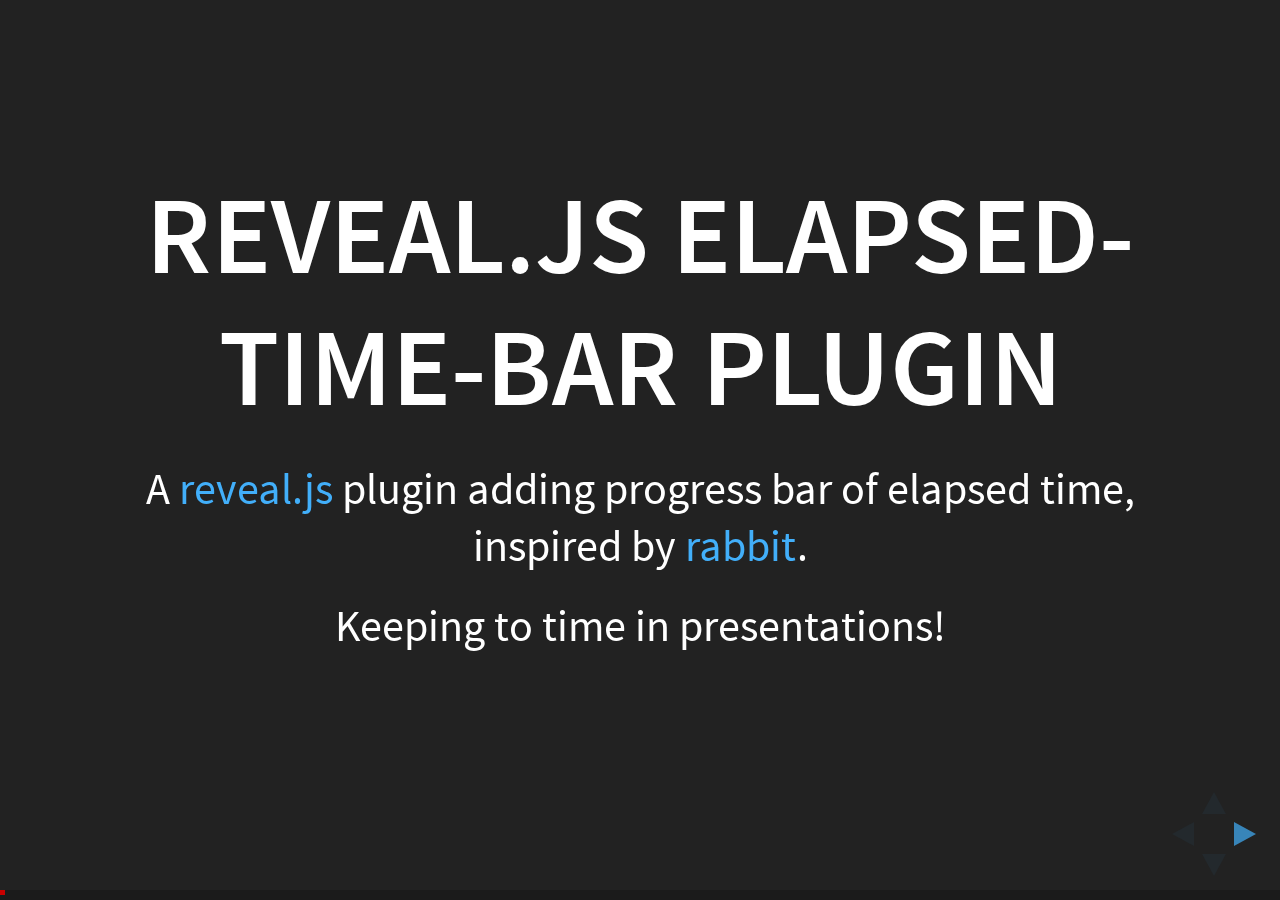
<file: plugin/elapsed-time-bar/docs/index.html>
<!doctype html>
<html>
	<head>
		<meta charset="utf-8">
		<meta name="viewport" content="width=device-width, initial-scale=1.0, maximum-scale=1.0, user-scalable=no">

		<title>reveal.js</title>

		<link rel="stylesheet" href="css/reveal.css">
		<link rel="stylesheet" href="css/theme/black.css">

		<!-- Theme used for syntax highlighting of code -->
		<link rel="stylesheet" href="lib/css/zenburn.css">

		<!-- Printing and PDF exports -->
		<script>
			var link = document.createElement( 'link' );
			link.rel = 'stylesheet';
			link.type = 'text/css';
			link.href = window.location.search.match( /print-pdf/gi ) ? 'css/print/pdf.css' : 'css/print/paper.css';
			document.getElementsByTagName( 'head' )[0].appendChild( link );
		</script>
	</head>
	<body>
		<div class="reveal">
			<div class="slides">
				<section data-markdown="example.md"
								 data-separator="^\n\n">
				</section>
			</div>
		</div>

		<script src="lib/js/head.min.js"></script>
		<script src="js/reveal.js"></script>

		<script>
			// More info https://github.com/hakimel/reveal.js#configuration
			Reveal.initialize({
				history: true,

				// - (required) your allotted time for presentation
				allottedTime: 3 * 60 * 1000, // 3 minutes

				// - (optional) height of page/time progress bar
				progressBarHeight: 5,

 				// - (optional) bar color
				// barColor: 'rgb(200,0,0)',

				// - (optional) bar color when timer is paused
				// pausedBarColor: 'rgba(200,0,0,.6)',

				// keyboard binding example
				keyboard: {
					// pause/resume time bar when Enter is pressed
					13: () => {
						if (ElapsedTimeBar.isPaused) {
							ElapsedTimeBar.resume();
						} else {
							ElapsedTimeBar.pause();
						}
					},
					// reset timer when 'r' is pressed
					82: () => {
						ElapsedTimeBar.reset();
					}
				},

				dependencies: [
					{ src: 'plugin/markdown/marked.js' },
					{ src: 'plugin/markdown/markdown.js' },
					{ src: 'plugin/notes/notes.js', async: true },
					{ src: 'plugin/highlight/highlight.js', async: true, callback: function() { hljs.initHighlightingOnLoad(); } },

					// Elapsed-Time-Bar plugin
					{ src: 'plugin/elapsed-time-bar/elapsed-time-bar.js'}
				]
			});
		</script>
	</body>
</html>
</file>
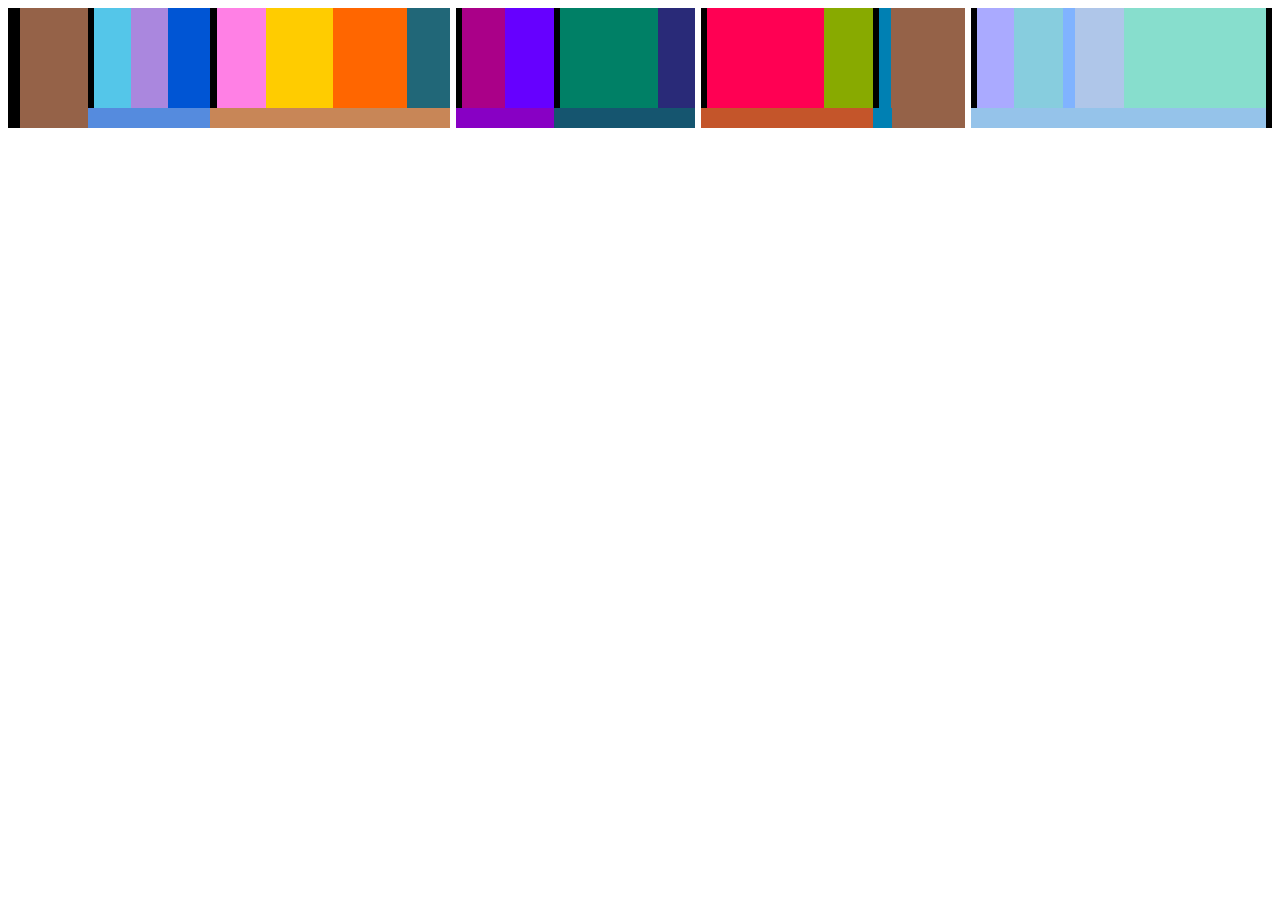
<file: graph.html>
<!DOCTYPE html>
<html lang="en">
<head>
  <meta charset="UTF-8">
  <meta name="viewport" content="width=device-width, initial-scale=1.0">
  <title>Thesis Graph</title>

  <style>
    a {
      height: 100px;
      display: block;
    }

    .bar {
      box-sizing: border-box;
      display: flex;
    }
    .chunk {
      height: 100px;
      display: inline-block;
      margin: 0;
      padding: 0;
    }
    .x-chunk {
      height: 20px;
      display: inline-block;
      margin: 0;
      padding: 0;
    }

    #title {
      width: 0.970873786%;
      background-color: black;
    }
    #preface {
      width: 5.339805825%;
      background-color: #956248;
    }
    #part1 {
      width: 0.485436893%;
      background-color: black;
    }
    #introduction {
      width: 2.912621359%;
      background-color: #54c6e9;
    }
    #inspirations {
      width: 2.912621359%;
      background-color: #aa87de;
    }
    #methodology {
      width: 3.398058252%;
      background-color: #0055d4;
    }
    #part2 {
      width: 0.485436893%;
      background-color: black;
    }
    #pataphysics {
      width: 3.883495146%;
      background-color: #ff80e5;
    }
    #creativity {
      width: 5.339805825%;
      background-color: #ffcc00;
    }
    #technology {
      width: 5.825242718%;
      background-color: #ff6600;
    }
    #evaluation {
      width: 3.398058252%;
      background-color: #216778;
    }
    #interlude1 {
      width: 0.485436893%;
      background-color: white;
    }
    #part3 {
      width: 0.485436893%;
      background-color: black;
    }
    #foundations {
      width: 3.398058252%;
      background-color: #aa0088;
    }
    #interpretation {
      width: 3.883495146%;
      background-color: #6600ff;
    }
    #part4 {
      width: 0.485436893%;
      background-color: black;
    }
    #implementation {
      width: 7.766990291%;
      background-color: #008066;
    }
    #application {
      width: 2.912621359%;
      background-color: #292a78;
    }
    #interlude2 {
      width: 0.485436893%;
      background-color: white;
    }
    #part5 {
      width: 0.485436893%;
      background-color: black;
    }
    #patanalysis {
      width: 9.223300971%;
      background-color: #ff0053;
    }
    #aspirations {
      width: 3.883495146%;
      background-color: #88aa00;
    }
    #part6 {
      width: 0.485436893%;
      background-color: black;
    }
    #outroduction {
      width: 0.970873786%;
      background-color: #0080b3;
    }
    #references {
      width: 5.825242718%;
      background-color: #956248;
    }
    #interlude3 {
      width: 0.485436893%;
      background-color: white;
    }
    #part7 {
      width: 0.485436893%;
      background-color: black;
    }
    #appendixA {
      width: 2.912621359%;
      background-color: #aaaaff;
    }
    #appendixB {
      width: 3.883495146%;
      background-color: #87cdde;
    }
    #appendixC {
      width: 0.970873786%;
      background-color: #80b3ff;
    }
    #appendixD {
      width: 3.883495146%;
      background-color: #afc6e9;
    }
    #appendixE {
      width: 11.16504854%;
      background-color: #87decd;
    }
    #kthxbye {
      width: 0.485436893%;
      background-color: black;
    }


    #x-title {
      width: 0.970874%;
      background-color: black;
    }
    #x-preface {
      width: 5.339806%;
      background-color: #956248;
    }
    #x-part1 {
      width: 9.708737864%;
      background-color: #558bde;
    }
    #x-part2 {
      width: 18.93203883%;
      background-color: #c88657;
    }
    #x-interlude1 {
      width: 0.485436893%;
      background-color: white;
    }
    #x-part3 {
      width: 7.766990291%;
      background-color: #8800c4;
    }
    #x-part4 {
      width: 11.16504854%;
      background-color: #15556f;
    }
    #x-interlude2 {
      width: 0.485436893%;
      background-color: white;
    }
    #x-part5 {
      width: 13.59223301%;
      background-color: #c4552a;
    }
    #x-part6 {
      width: 1.45631068%;
      background-color: #0080b3;
    }
    #x-references {
      width: 5.825242718%;
      background-color: #956248;
    }
    #x-interlude3 {
      width: 0.485436893%;
      background-color: white;
    }
    #x-part7 {
      width: 23.30097087%;
      background-color: #95c3ea;
    }
    #x-kthxbye {
      width: 0.485437%;
      background-color: black;
    }
 
  
  </style>
</head>
<body>
  



<div class="bar">
  <div id="title"          title="Title"          class="chunk">
    <a href="https://dr.physics.wtf"></a></div>
  <div id="preface"        title="Preface"        class="chunk">
    <a href="https://dr.physics.wtf/html/part0.html"></a></div>
  <div id="part1"          title="Part I"         class="chunk">
    <a href="https://dr.physics.wtf/html/part0.html"></a></div>
  <div id="introduction"   title="Introduction"   class="chunk">
    <a href="https://dr.physics.wtf/html/introduction.html"></a></div>
  <div id="inspirations"   title="Inspirations"   class="chunk">
    <a href="https://dr.physics.wtf/html/inspirations.html"></a></div>
  <div id="methodology"    title="Methodology"    class="chunk">
    <a href="https://dr.physics.wtf/html/methodology.html"></a></div>
  <div id="part2"          title="Part II"        class="chunk">
    <a href="https://dr.physics.wtf/html/part2.html"></a></div>
  <div id="pataphysics"    title="Pataphysics"    class="chunk">
    <a href="https://dr.physics.wtf/html/pataphysics.html"></a></div>
  <div id="creativity"     title="Creativity"     class="chunk">
    <a href="https://dr.physics.wtf/html/creativity.html"></a></div>
  <div id="technology"     title="Technology"     class="chunk">
    <a href="https://dr.physics.wtf/html/technology.html"></a></div>
  <div id="evaluation"     title="Evaluation"     class="chunk">
    <a href="https://dr.physics.wtf/html/evaluation.html"></a></div>
  <div id="interlude1"     title="Interlude 1"    class="chunk"></div>
  <div id="part3"          title="Part III"       class="chunk">
    <a href="https://dr.physics.wtf/html/part3.html"></a></div>
  <div id="foundations"    title="Foundations"    class="chunk">
    <a href="https://dr.physics.wtf/html/foundation.html"></a></div>
  <div id="interpretation" title="Interpretation" class="chunk">
    <a href="https://dr.physics.wtf/html/interpretation.html"></a></div>
  <div id="part4"          title="Part IV"        class="chunk">
    <a href="https://dr.physics.wtf/html/part4.html"></a></div>
  <div id="implementation" title="Implementation" class="chunk">
    <a href="https://dr.physics.wtf/html/implementation.html"></a></div>
  <div id="application"    title="Application"    class="chunk">
    <a href="https://dr.physics.wtf/html/applications.html"></a></div>
  <div id="interlude2"     title="Interlude 2"    class="chunk"></div>
  <div id="part5"          title="Part V"         class="chunk">
    <a href="https://dr.physics.wtf/html/part5.html"></a></div>
  <div id="patanalysis"    title="Patanalysis"    class="chunk">
    <a href="https://dr.physics.wtf/html/analysis.html"></a></div>
  <div id="aspirations"    title="Aspirations"    class="chunk">
    <a href="https://dr.physics.wtf/html/aspirations.html"></a></div>
  <div id="part6"          title="Part VI"        class="chunk">
    <a href="https://dr.physics.wtf/html/part6.html"></a></div>
  <div id="outroduction"   title="Outroduction"   class="chunk">
    <a href="https://dr.physics.wtf/html/observations.html"></a></div>
  <div id="references"     title="References"     class="chunk"></div>
  <div id="interlude3"     title="Interlude 3"    class="chunk"></div>
  <div id="part7"          title="Part VII"       class="chunk">
    <a href="https://dr.physics.wtf/html/part7.html"></a></div>
  <div id="appendixA"      title="Random"         class="chunk">
    <a href="https://dr.physics.wtf/html/random.html"></a></div>
  <div id="appendixB"      title="Code"           class="chunk">
    <a href="https://dr.physics.wtf/html/code.html"></a></div>
  <div id="appendixC"      title="WordNet"        class="chunk">
    <a href="https://dr.physics.wtf/html/wordnet.html"></a></div>
  <div id="appendixD"      title="Git History"    class="chunk">
    <a href="https://dr.physics.wtf/html/git.html"></a></div>
  <div id="appendixE"      title="Publications"   class="chunk">
    <a href="https://dr.physics.wtf/html/pubs.html"></a></div>
  <div id="kthxbye"        title="kthxbye"        class="chunk"></div>
</div>

<div class="bar">
  <div id="x-title"      title="Title"                    class="x-chunk"></div>
  <div id="x-preface"    title="Preface"                  class="x-chunk"></div>
  <div id="x-part1"      title="Hello World"              class="x-chunk"></div>
  <div id="x-part2"      title="Tools of the Trade"       class="x-chunk"></div>
  <div id="x-interlude1" title="Interlude 1"              class="x-chunk"></div>
  <div id="x-part3"      title="The Core: Techno-Logic"   class="x-chunk"></div>
  <div id="x-part4"     title="The Core: Techno-Practice" class="x-chunk"></div>
  <div id="x-interlude2" title="Interlude 2"              class="x-chunk"></div>
  <div id="x-part5"      title="Meta-Logicalysis"         class="x-chunk"></div>
  <div id="x-part6"      title="Happily Ever After"       class="x-chunk"></div>
  <div id="x-references" title="References"               class="x-chunk"></div>
  <div id="x-interlude3" title="Interlude 3"              class="x-chunk"></div>
  <div id="x-part7"      title="Appendices"               class="x-chunk"></div>
  <div id="x-kthxbye"    title="kthxbye"                  class="x-chunk"></div>
</div>

<div class="labels"></div>



</body>
</html>
</file>
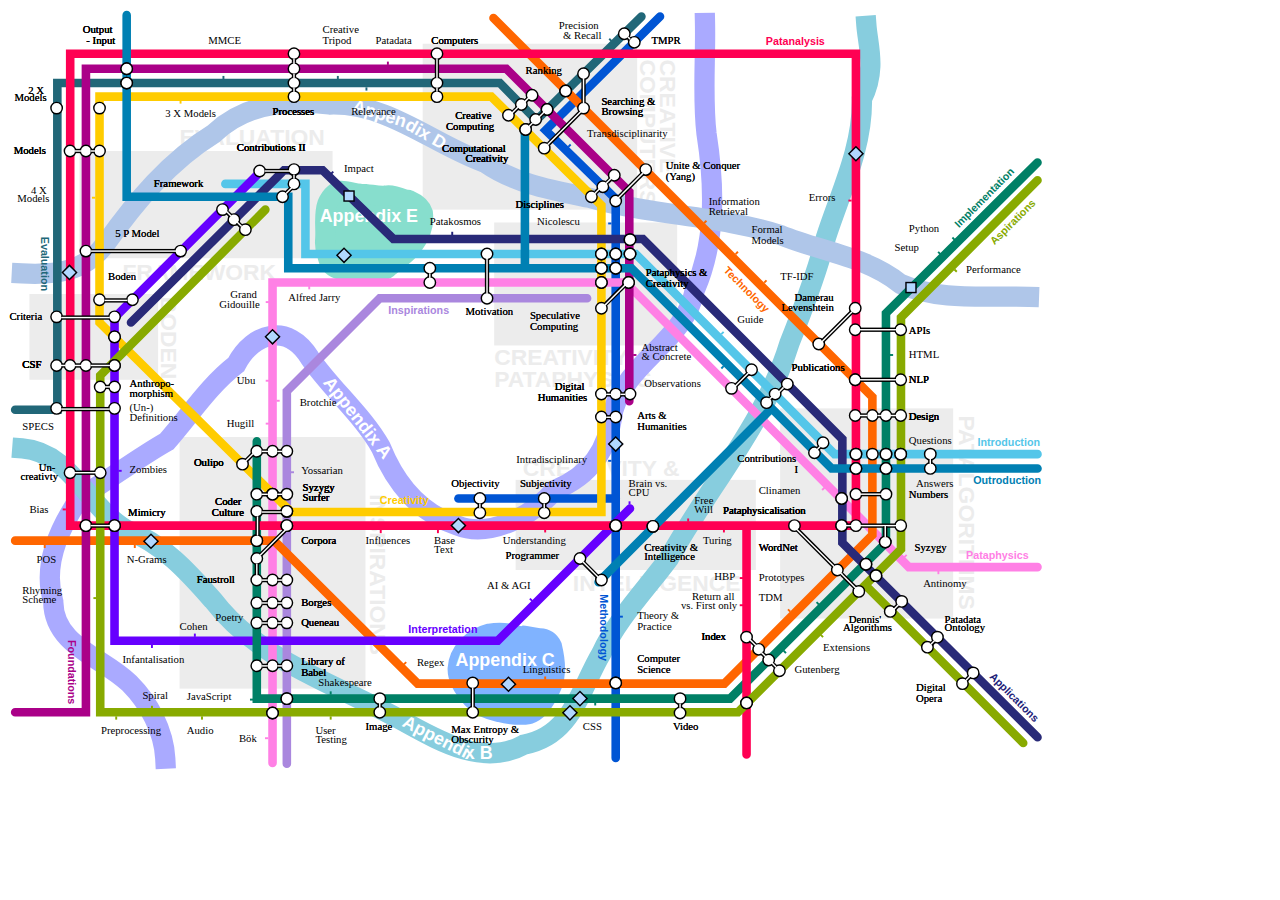
<file: map-index.html>
<!DOCTYPE html>
<html lang="en">
<head>
  <meta charset="UTF-8">
  <meta name="viewport" content="width=device-width, initial-scale=1.0">
  <title>PhD Map</title>

  <!-- SEO -->
  <meta name="description" content="An interactive map of Fania Raczinski's PhD thesis.">
  

  <!-- Open Graph -->
  <meta property="og:title" content="PhD Map"/>
  <meta property="og:type" content="website"/>
  <meta property="og:image" content="images/technology-zoomed.png"/>
  <meta property="og:image:alt" content="A cutout section of the PhD map."/>
  <meta property="og:url" content="http://pamatamap.com"/>
  <meta property="og:description" content="An interactive map of Fania Raczinski's PhD thesis."/>
    


  <!-- MAP/SPIRAL FAVICONS -->
  <link rel="apple-touch-icon" sizes="180x180" href="images/favicons/apple-touch-icon.png">
  <link rel="icon" type="image/png" sizes="32x32" href="images/favicons/favicon-32x32.png">
  <link rel="icon" type="image/png" sizes="16x16" href="images/favicons/favicon-16x16.png">
  <link rel="manifest" href="images/favicons/manifest.json">
  <link rel="mask-icon" href="images/favicons/safari-pinned-tab.svg" color="#54668c">
  <link rel="shortcut icon" href="images/favicons/favicon.ico">
  <meta name="msapplication-config" content="images/favicons/browserconfig.xml">
  <meta name="theme-color" content="#54668c">




  <link rel="stylesheet" href="map-styles.css">
  <base target="_parent">
</head>
<body>


<!-- width="900px" height="100%" -->
<!-- for full screen width use min-width="100%" min-height="100%" -->
<!-- width="1000px" height="100%" -->
<!-- Created by hand with Fania's sweat and tears -->
<svg id="map-svg" viewBox="0 0 730 535">


  <!-- DEFINITIONS -->
  <defs>
    <rect id="station-rect" width="1.3436906" height="2.2674301" />
    <circle id="exchange-circle" r="4" stroke="black" fill="white" />
    <rect id="port" class="appendix-port"
      width="7" height="7" x="0" y="0" />
  </defs> <!-- END DEFINITIONS -->


  <!-- PLAYGROUND -->
  <!-- END PLAYGROUND -->


  <!-- <g id="coordinates">
    <g id="coordinates-X">
      <line x1="0" x2="100" y1="-2.5" y2="-2.5" stroke="orange" stroke-width="5"/>
      <text fill="black" x="7.5" y="-10">0</text>
      <line x1="50" x2="50" y1="0" y2="700" stroke="#eeeeee" />
      <line x1="100" x2="200" y1="-2.5" y2="-2.5" stroke="black" stroke-width="5"/>
      <text fill="black" x="90" y="-10">100</text>
      <line x1="100" x2="100" y1="0" y2="700" stroke="#cccccc" />
      <line x1="200" x2="300" y1="-2.5" y2="-2.5" stroke="orange" stroke-width="5"/>
      <line x1="150" x2="150" y1="0" y2="700" stroke="#eeeeee" />
      <text fill="black" x="190" y="-10">200</text>
      <line x1="200" x2="200" y1="0" y2="700" stroke="#cccccc" />
      <line x1="300" x2="400" y1="-2.5" y2="-2.5" stroke="black" stroke-width="5"/>
      <line x1="250" x2="250" y1="0" y2="700" stroke="#eeeeee" />
      <text fill="black" x="290" y="-10">300</text>
      <text fill="black" x="305" y="295">300</text>
      <line x1="300" x2="300" y1="0" y2="700" stroke="#cccccc" />
      <line x1="400" x2="500" y1="-2.5" y2="-2.5" stroke="orange" stroke-width="5"/>
      <line x1="350" x2="350" y1="0" y2="700" stroke="#eeeeee" />
      <text fill="black" x="390" y="-10">400</text>
      <line x1="400" x2="400" y1="0" y2="700" stroke="#cccccc" />
      <line x1="500" x2="600" y1="-2.5" y2="-2.5" stroke="black" stroke-width="5"/>
      <line x1="450" x2="450" y1="0" y2="700" stroke="#eeeeee" />
      <text fill="black" x="490" y="-10">500</text>
      <line x1="500" x2="500" y1="0" y2="700" stroke="#cccccc" />
      <line x1="600" x2="700" y1="-2.5" y2="-2.5" stroke="orange" stroke-width="5"/>
      <line x1="550" x2="550" y1="0" y2="700" stroke="#eeeeee" />
      <text fill="black" x="590" y="-10">600</text>
      <line x1="600" x2="600" y1="0" y2="700" stroke="#cccccc" />
      <line x1="700" x2="800" y1="-2.5" y2="-2.5" stroke="black" stroke-width="5"/>
      <line x1="650" x2="650" y1="0" y2="700" stroke="#eeeeee" />
      <text fill="black" x="690" y="-10">700</text>
      <line x1="700" x2="700" y1="0" y2="700" stroke="#cccccc" />
      <line x1="800" x2="900" y1="-2.5" y2="-2.5" stroke="orange" stroke-width="5"/>
      <line x1="750" x2="750" y1="0" y2="700" stroke="#eeeeee" />
      <text fill="black" x="790" y="-10">800</text>
      <line x1="850" x2="850" y1="0" y2="700" stroke="#eeeeee" />
      <line x1="800" x2="800" y1="0" y2="700" stroke="#cccccc" />
      <text fill="black" x="870" y="-10">900</text>
      <line x1="900" x2="900" y1="0" y2="700" stroke="#cccccc" />
    </g>
    <g id="coordinates-Y">
      <line x1="-2.5" x2="-2.5" y1="0" y2="100" stroke="black" stroke-width="5"/>
      <line x1="0" x2="900" y1="50" y2="50" stroke="#eeeeee" />
      <text fill="black" y="100" x="-35">100</text>
      <line x1="0" x2="900" y1="100" y2="100" stroke="#cccccc" />
      <line x1="-2.5" x2="-2.5" y1="100" y2="200" stroke="orange" stroke-width="5"/>
      <line x1="0" x2="900" y1="150" y2="150" stroke="#eeeeee" />
      <text fill="black" y="200" x="-35">200</text>
      <line x1="0" x2="900" y1="200" y2="200" stroke="#cccccc" />
      <line x1="-2.5" x2="-2.5" y1="200" y2="300" stroke="black" stroke-width="5"/>
      <line x1="0" x2="900" y1="250" y2="250" stroke="#eeeeee" />
      <text fill="black" y="300" x="-35">300</text>
      <line x1="0" x2="900" y1="300" y2="300" stroke="#cccccc" />
      <line x1="-2.5" x2="-2.5" y1="300" y2="400" stroke="orange" stroke-width="5"/>
      <line x1="0" x2="900" y1="350" y2="350" stroke="#eeeeee" />
      <text fill="black" y="400" x="-35">400</text>
      <line x1="0" x2="900" y1="400" y2="400" stroke="#cccccc" />
      <line x1="-2.5" x2="-2.5" y1="400" y2="500" stroke="black" stroke-width="5"/>
      <line x1="0" x2="900" y1="450" y2="450" stroke="#eeeeee" />
      <text fill="black" y="500" x="-35">500</text>
      <line x1="0" x2="900" y1="500" y2="500" stroke="#cccccc" />
      <line x1="-2.5" x2="-2.5" y1="500" y2="600" stroke="orange" stroke-width="5"/>
      <line x1="0" x2="900" y1="550" y2="550" stroke="#eeeeee" />
      <text fill="black" y="600" x="-35">600</text>
      <line x1="0" x2="900" y1="600" y2="600" stroke="#cccccc" />
      <line x1="-2.5" x2="-2.5" y1="600" y2="700" stroke="black" stroke-width="5"/>
      <line x1="0" x2="900" y1="650" y2="650" stroke="#eeeeee" />
      <text fill="black" y="690" x="-35">700</text>
      <line x1="0" x2="900" y1="700" y2="700" stroke="#cccccc" />
    </g>
  </g> -->


  <!-- TOPIC CLUSTERS -->
  <g id="clusters">

    <!-- INSPIRATIONS -->
    <rect id="inspirations-cluster" class="cluster-rect"
      width="130" height="176" x="120" y="300" />
    <text id="inspirations-cluster-label" class="cluster-text"
      x="253" y="340" transform="rotate(90,253,340)">
      INSPIRATIONS
    </text>

    <!-- CREATIVITY AND PATAPHYSICS -->
    <rect id="creativity-pataphysics-cluster" class="cluster-rect"
      width="128" height="86" x="340" y="150" />
    <text id="creativity-pataphysics-cluster-label" class="cluster-text">
      <tspan id="creativity-pataphysics-cluster-label1"
        x="340" y="250">CREATIVITY &amp;</tspan>
      <tspan id="creativity-pataphysics-cluster-label2"
        x="340" y="265">PATAPHYSICS</tspan>
    </text>

    <!-- BODEN -->
    <rect id="boden-cluster" class="cluster-rect"
      width="90" height="60" x="15" y="200" />
    <text id="boden-cluster-label" class="cluster-text"
      x="107" y="202" transform="rotate(90,107,202)">
      BODEN
    </text>

    <!-- CREATIVE COMPUTERS -->
    <rect id="creative-computers-cluster" class="cluster-rect"
      width="150" height="116" x="290" y="25" />
    <text id="creative-computers-cluster-label" class="cluster-text"
      x="450" y="36" transform="rotate(90,450,36)">
      <tspan id="creative-computers-cluster-label1"
        x="450" y="30">CREATIVE</tspan>
      <tspan id="creative-computers-cluster-label2"
        x="450" y="44">COMPUTERS</tspan>
    </text>

    <!-- PATALGORITHMS -->
    <rect id="patalgorithms-cluster" class="cluster-rect"
      width="121" height="147" x="540" y="280" />
    <text id="patalgorithms-cluster-label" class="cluster-text"
      x="665" y="285" transform="rotate(90,665,285)">
      PATALGORITHMS
    </text>

    <!-- CREATIVITY AND INTELLIGENCE -->
    <rect id="creativity-intelligence-cluster" class="cluster-rect"
      width="168" height="63" x="355" y="330" />
    <text id="creativity-intelligence-cluster-label" class="cluster-text">
      <tspan id="creativity-intelligence-cluster-label1"
        x="360" y="327">CREATIVITY &amp;</tspan>
      <tspan id="creativity-intelligence-cluster-label2"
        x="395" y="408">INTELLIGENCE</tspan>
    </text>

    <!-- EVALUATION FRAMEWORK -->
    <rect id="evaluation-framework-cluster" class="cluster-rect"
      width="177" height="75" x="50" y="100" />
    <text id="evaluation-framework-cluster-label1" class="cluster-text">
      <tspan id="creative-computers-cluster-label1"
        x="120" y="96">EVALUATION</tspan>
      <tspan id="creative-computers-cluster-label2"
        x="80" y="190">FRAMEWORK</tspan>
    </text>
  </g> <!-- END OF TOPIC CLUSTERS -->
    
  <!-- APPENDICES -->
  <g id="appendices">

    <!-- APPENDIX A -->
    <a href= "https://dr.physics.wtf/html/random.html" xlink:title="Appendix A: Random" class="highlight-river">
      <path id="appendix-A" class="appendix-river"
        stroke=#aaaaff
        d="m 110,525 c -1.02014,-19.80583 -11.45647,-39.06523 -25.15246,-52.79452 -18.5856,-18.2106 -52.84837,-26.24717 -53.19111,-56.95774 -7.82732,-26.11287 4.24334,-52.06321 19.05405,-73.20837 20.49853,-12.48643 39.47647,-27.01791 60.35972,-38.90392 16.02755,-18.15623 29.12483,-38.82766 48.48451,-53.8048 12.18293,-23.05564 36.59452,-29.07263 51.48148,-4.67662 14.03615,20.705 37.54251,40.65164 49.68703,62.54911 10.10155,25.03149 27.35856,46.28247 53.30316,54.6308 23.02232,9.32293 53.34728,-7.27898 68.26697,-24.64528 24.71755,-10.00872 37.14482,-27.60801 40.98446,-55.67786 9.72626,-34.04588 50.36242,-48.69105 57.07473,-84.37136 14.99915,-34.35371 13.85826,-72.70135 8.18722,-108.98737 -3.08732,-25.79249 -0.53702,-51.79819 -1.09461,-77.68012" />
      <text id="appendix-A-text" class="appendix-text">
        <textPath id="appendix-A-text-textpath" href="#appendix-A-text-path">Appendix A</textPath>
        <path id="appendix-A-text-path"
          fill=none
          d="M 220,262 L 275,332" />
      </text>
    </a>
    <!-- END APPENDIX A -->
    
    <!-- APPENDIX B -->
    <a href= "https://dr.physics.wtf/html/code.html" xlink:title="Appendix B: Code" class="highlight-river">
      <path id="appendix-B" class="appendix-river"
        stroke="#87cdde"
        d="m 10,308 c 33.88296,2.61942 46.05101,41.45098 72.79046,56.93994 25.12206,9.39352 43.12698,29.20106 60.55814,49.232 32.61612,42.79124 85.8983,58.43067 131.10584,83.53077 25.50164,13.84612 57.09378,33.57217 86.09159,17.55064 33.81877,-6.0085 39.46959,-38.55546 54.24265,-63.5173 11.79261,-25.29598 31.18921,-44.87333 47.54976,-66.99033 27.78922,-50.2725 67.29843,-94.60173 84.23938,-150.48645 9.71871,-24.31821 19.15871,-48.62709 25.52228,-74.09792 10.21403,-31.54067 25.72151,-62.72725 25.08711,-96.53532 10.35465,-20.6526 4.18841,-37.58585 3.15641,-51.21398" />
      <text id="appendix-B-text" class="appendix-text">
        <textPath id="appendix-B-text-textpath" href="#appendix-B-text-path">Appendix B</textPath>
        <path id="appendix-B-text-path"
          fill="none"
          d="M 275,502 320,525 350,525" />
      </text>
    </a>
    <!-- END APPENDIX B -->
    
    <!-- APPENDIX C -->
    <a href= "https://dr.physics.wtf/html/wordnet.html" xlink:title="Appendix C: WordNet" class="highlight-lake">
      <path id="appendix-C" class="appendix-lake"
        stroke=#80b3ff fill=#80b3ff
        d="m 360,440 c -7.29368,-2.7059 -15.46571,-3.67315 -23.26026,-2.45927 -12.13682,3.0342 -21.58423,13.21199 -22.22178,24.3819 -0.33344,8.01387 4.92599,15.1514 10.38963,21.16043 4.69624,4.97275 11.53558,7.85297 18.58635,9.22842 6.7603,1.54598 13.9825,2.70184 20.90837,1.42471 6.43474,-1.94707 9.46691,-7.85116 12.54952,-12.71872 2.62592,-5.16539 5.32606,-10.50451 5.41107,-16.26799 0.54946,-6.14866 -0.58174,-12.34675 -1.98405,-18.34737 -1.42314,-3.16294 -4.71077,-6.00994 -8.85925,-5.5502 -3.57718,-0.34188 -7.00054,-1.28016 -10.55794,-1.74385 -0.46657,0.1817 -0.42992,0.75064 -0.96166,0.89194 z" />
      <text id="appendix-C-text" class="appendix-text"
        x="313" y="460">Appendix C</text>
    </a>

    <!-- APPENDIX D -->
    <a href= "https://dr.physics.wtf/html/git.html" xlink:title="Appendix D: GIT" class="highlight-river">
      <path id="appendix-D" class="appendix-river"
        stroke=#afc6e9
        d="m 714,202 c -29.86064,-1.09361 -61.84949,3.31403 -89.89228,-9.07255 -24.06742,-19.27429 -55.86409,-22.65659 -83.71469,-34.12154 -43.40932,-13.80636 -89.56526,-13.60739 -133.29703,-25.9929 -25.21999,-5.18386 -51.7406,-9.48196 -73.34268,-24.50466 -36.60042,-12.97079 -68.04305,-42.26213 -108.81845,-40.80507 -28.24963,-3.6436 -59.21664,-0.47844 -80.73313,20.1027 -31.39019,19.27281 -55.00775,47.82123 -76.14377,77.44771 -14.96936,19.99373 -35.06303,21.80076 -58.37706,20.59004" />
      <text id="appendix-D-text" class="appendix-text">
        <textPath id="appendix-D-text-textpath" href="#appendix-D-text-path">Appendix D</textPath>
        <path id="appendix-D-text-path"
          fill=none
          d="M 240,72 275,83 310,103" />
      </text>
    </a>

    <!-- APPENDIX E -->
    <a href= "https://dr.physics.wtf/html/pubs.html" xlink:title="Appendix E: Publications" class="highlight-lake">
      <path id="appendix-E" class="appendix-lake"
        stroke=#87decd fill=#87decd
        d="m 288,140 c -2.21843,-3.42272 -18.34438,-10.03577 -23.51706,-8.77014 -5.87207,0.67686 -11.65611,-1.31875 -17.54304,-1.31704 -4.68662,-0.2388 -9.14327,-1.94461 -13.81522,-2.05789 -5.1172,0.71659 -7.97979,5.22272 -9.72399,9.03693 -2.82758,7.9927 -0.8811,16.44099 -1.51808,24.63726 -0.28523,3.24661 -0.16839,6.5956 1.23328,9.64082 0.55465,4.47056 2.49288,9.55861 7.74932,11.32706 6.75453,2.92512 14.49726,-0.30351 21.44322,1.83914 5.17494,0.34804 10.84045,0.41249 14.27592,-3.58102 4.96401,-4.16543 10.82264,-7.54542 14.81239,-12.53257 2.72838,-3.42261 5.29516,-7.06486 6.93586,-10.99199 1.70629,-4.47995 2.33141,-9.28212 1.74502,-13.98741 -1.17746,-4.0825 -5.3221,-7.01388 -9.45885,-8.7925 -2.80007,-1.06119 4.75261,2.05204 7.38123,5.54935 z" />
      <text id="appendix-E-text" class="appendix-text"
        x="218" y="150">Appendix E</text>
    </a>
  </g> <!-- END OF APPENDICES -->

  <!-- CHAPTER LINES -->
  <g id="lines">

    <!-- INTRODUCTION LINE -->
    <g id="introduction-line-group" class="highlight-group">
      <a href= "https://dr.physics.wtf/html/introduction.html" xlink:title="Chapter 1: Introduction">
        <polyline id="introduction-line" class="line" 
          stroke="#54c6e9"
          points="152 123, 208 123, 208 172, 439 172, 578 312, 720 312" />
        <text id="introduction-line-name" class="line-name"
          fill=#54c6e9
          x=678 y=306>
          Introduction
        </text>
      </a>
      
    </g>

    <!-- INSPIRATIONS LINE -->
    <g id="inspirations-line-group" class="highlight-group">
      <a href= "https://dr.physics.wtf/html/inspirations.html" xlink:title="Chapter 2: Inspirations">
        <polyline id="inspirations-line" class="line" 
          stroke="#aa87de"
          points="195 528.5, 195 268, 260 203, 405 203" />
        <text id="inspirations-line-name" class="line-name"
          fill=#aa87de
          x=266 y=214>
          Inspirations
        </text>
      </a>
    </g>

    <!-- METHODOLOGY LINE -->
    <g id="methodology-line-group" class="highlight-group">
      <a href= "https://dr.physics.wtf/html/methodology.html" xlink:title="Chapter 3: Methodology">
        <polyline id="methodology-line-main" class="line" 
          stroke="#0055d4"
          points="456 6, 376 85.5, 425 133.5, 425 524.5" />
        <polyline id="methodology-line-branch" class="line" 
          stroke="#0055d4"
          points="315 343, 425 343" />
        <text id="methodology-line-name" class="line-name"
          fill=#0055d4
          x=414 y=410 
          transform="rotate(90 414 410)">
          Methodology
        </text>
      </a>
    </g>

    <!-- PATAPHYSICS LINE -->
    <g id="pataphysics-line-group" class="highlight-group">
      <a href= "https://dr.physics.wtf/html/pataphysics.html" xlink:title="Chapter 4: Pataphysics">
        <polyline id="pataphysics-line" class="line" 
          stroke="#ff80e5"
          points="185 528, 185 192, 432 192, 630 391, 720 391" />
        <text id="pataphysics-line-name" class="line-name"
          fill=#ff80e5
          x=670 y=385>
          Pataphysics
        </text>
      </a>
    </g>

    <!-- CREATIVITY LINE -->
    <g id="creativity-line-group" class="highlight-group">
      <a href= "https://dr.physics.wtf/html/creativity.html" xlink:title="Chapter 5: Creativity">
        <polyline id="creativity-line"
          stroke="#ffcc00" fill="none" 
          stroke-width="6" stroke-linecap="square"
          points="64 62, 338 62, 415 138, 415 352.5, 198 352.5, 64 220, 64 62" /> 
        <text id="creativity-line-name" class="line-name"
          fill=#ffcc00
          x=260 y=347>
          Creativity
        </text>
      </a>
    </g>

    <!-- TECHNOLOGY LINE -->
    <g id="technology-line-group" class="highlight-group">
      <a href= "https://dr.physics.wtf/html/technology.html" xlink:title="Chapter 6: Technology">
        <polyline id="technology-line" class="line" 
          stroke="#ff6600"
          points="5 372.5, 186 372.5, 286.5 472.5, 501 472.5, 604.5 368.5, 604.5 272, 339.5 7" />
        <text id="technology-line-name" class="line-name"
          fill=#ff6600
          x=500 y=184
          transform="rotate(45 500 184)">
          Technology
        </text>
      </a>
    </g>

    <!-- EVALUATION LINE -->
    <g id="evaluation-line-group" class="highlight-group">
      <a href= "https://dr.physics.wtf/html/evaluation.html" xlink:title="Chapter 7: Evaluation">
        <polyline id="evaluation-line" class="line" 
          stroke="#216778"
          points="5 281, 34.5 281, 34.5 52.5, 344 52.5, 369.5 78.5, 443 6" />
        <text id="evaluation-line-name" class="line-name"
          fill=#216778
          x=23 y=160
          transform="rotate(90 23 160)">
          Evaluation
        </text>
      </a>
    </g>

    <!-- FOUNDATIONS LINE -->
    <g id="foundations-line-group" class="highlight-group">
      <a href= "https://dr.physics.wtf/html/foundation.html" xlink:title="Chapter 8: Foundations">
        <polyline id="foundations-line" class="line" 
          stroke="#aa0088"
          points="5 492.5, 54.5 492.5, 54.5 42.5, 348.5 42.5, 434.5 128.5, 434.5 275" />
        <text id="foundations-line-name" class="line-name"
          fill=#aa0088
          x=42 y=442
          transform="rotate(90 42 442)">
          Foundations
        </text>
      </a>
    </g>

    <!-- INTERPRETATION LINE -->
    <g id="interpretation-line-group" class="highlight-group">
      <a href= "https://dr.physics.wtf/html/interpretation.html" xlink:title="Chapter 9: Interpretation">
        <polyline id="interpretation-line" class="line" 
          stroke="#6600ff"
          points="176.5 114.5, 74.5 216.6, 74.5 442.5, 342.5 442.5, 435 350" />
        <text id="interpretation-line-name" class="line-name"
          fill=#6600ff
          x=280 y=437>
          Interpretation
        </text>
      </a>
    </g>

    <!-- IMPLEMENTATION LINE -->
    <g id="implementation-line-group" class="highlight-group">
      <a href= "https://dr.physics.wtf/html/implementation.html" xlink:title="Chapter 10: Implementation">
        <polyline id="implementation-line" class="line" 
          stroke="#008066"
          points="174 303, 174 483, 505 483, 614 374, 614 213.5, 720 108" />
        <text id="implementation-line-name" class="line-name"
          fill=#008066
          x=665 y=154
          transform="rotate(-45 665 154)">
          Implementation
        </text>
      </a>
    </g>

    <!-- APPLICATIONS LINE -->
    <g id="applications-line-group" class="highlight-group">
      <a href= "https://dr.physics.wtf/html/applications.html" xlink:title="Chapter 11: Applications">
        <polyline id="applications-line" class="line" 
          stroke="#292a78"
          points="86 220, 193 113.5, 220 113.5, 269.5 161.5, 444 161.5, 583.5 301.5, 583.5 374, 720 510" />
        <text id="applications-line-name" class="line-name"
          fill=#212178
          x=686 y=468
          transform="rotate(45 686 468)">
          Applications
        </text>
      </a>
    </g>

    <!-- PATANALYSIS LINE -->
    <g id="patanalysis-line-group" class="highlight-group">
      <a href= "https://dr.physics.wtf/html/analysis.html" xlink:title="Chapter 12: Patanalysis">
        <polyline id="patanalysis-line-main" class="line" 
          stroke="#ff0053"
          points="516.5 522, 516.5 362, 593 362, 593 32, 43.5 32, 43.5 362, 516 362" />
        <text id="patanalysis-line-name" class="line-name"
          fill=#ff0053 
          x=530 y=26>
          Patanalysis
        </text>
      </a>
    </g>

    <!-- ASPIRATIONS LINE -->
    <g id="aspirations-line-group" class="highlight-group">
      <a href= "https://dr.physics.wtf/html/aspirations.html" xlink:title="Chapter 13: Aspirations">
        <polyline id="aspirations-line-main" class="line" 
          stroke="#88aa00"
          points="180 141, 64.5 257, 64.5 492.5, 510.5 492.5, 624.5 378.5, 624.5 216.5, 720 120.5" />
        <line id="aspirations-line-branch" class="line" 
          stroke="#88aa00"
          x1="600" y1="404" x2="710" y2="514" />
        <text id="aspirations-line-name" class="line-name"
          fill=#88aa00
          x=690 y=166
          transform="rotate(-45 690 166)">
          Aspirations
        </text>
      </a>
    </g>

    <!-- OUTRODUCTION LINE -->
    <g id="outroduction-line-group" class="highlight-group">
      <a href= "https://dr.physics.wtf/html/observations.html" xlink:title="Chapter 14: Outroduction">
        <polyline id="outroduction-line-main" class="line" 
          stroke="#0080b3"
          points="83 5, 83 132, 196 132, 196 182, 436 182, 576 322, 720 322" />
        <polyline id="outroduction-line-branch-1" class="line" 
          stroke="#0080b3"
          points="361.5 85, 361.5 180" />
        <polyline id="outroduction-line-branch-2" class="line" 
          stroke="#0080b3"
          points="413 401.5, 532 282" />
        <text id="outroduction-line-name" class="line-name"
          fill=#0080b3
          x=675 y=333>
          Outroduction
        </text>
      </a>
    </g>
  </g> <!-- END CHAPTER LINES -->

  <!-- FOREGROUND LABELS -->
  <g id="labels">

    <!-- INTRODUCTION LABELS -->
    <g id="introduction-1-labels-group" class="station-label-group">
      <text id="station-questions" class="station-label"
        x="630" y="305">Questions</text>
      <use href="#exchange-circle" x="645" y="312" />
      <use href="#exchange-circle" x="624.3" y="312" />
      <use href="#exchange-circle" x="614" y="312" />
      <use href="#exchange-circle" x="604.5" y="312" />
      <use href="#exchange-circle" x="593" y="312" />
      <text id="station-contributions1" class="station-label"
        x="510" y="310">
        <tspan x="510" dy="1em">Contributions</tspan>
        <tspan x="550" dy="1em">I</tspan>
      </text>
      <use href="#exchange-circle" x="570" y="304" />
      <text id="station-publications" class="station-label"
        x="548" y="254">Publications</text>
      <use href="#exchange-circle" x="536.5" y="270" />
      <use href="#exchange-circle" x="520" y="253" />
      <text id="station-guide" class="station-label"
        x="510" y="220">Guide</text>
      <use id="station-guide-rect" href="#station-rect" 
        x="500" y="226" fill="#54c6e9" transform="rotate(45, 500 226)" />
      <use href="#exchange-circle" x="435" y="172" />
      <use href="#exchange-circle" x="425" y="172" />
      <use href="#exchange-circle" x="415" y="172" />
      <use href="#station-motivations" x="0" y="0" />
      <use href="#exchange-circle" x="335" y="172" />
      <use href="#port" x="235" y="168" transform="rotate(45,235,168)"/>
      <text id="station-contributions2" class="station-label"
        x="160" y="100">Contributions II</text>
      <use href="#exchange-circle" x="200" y="123" />
    </g> <!-- END INTRODUCTION LABELS -->

    <!-- INSPIRATIONS LABELS -->
    <g id="inspirations-2-labels-group" class="station-label-group">
      <text id="station-motivations" class="station-label"
        x="320" y="215">Motivation</text>
      <use href="#exchange-circle" x="335" y="203"/>
      <use href="#station-oulipo" x="0" y="0"/>
      <use href="#exchange-circle" x="195" y="310"/>
      <g id="station-yossarian-group">
        <text id="station-yossarian" class="station-label"
          x="205" y="326">Yossarian</text>
        <use href="#station-rect" x="200" y="324" fill="#aa87de"
          transform="rotate(90, 200 324)"/>
      </g>
      <text id="station-syzygy-surfer" class="station-label"
        x="206" y="330">
        <tspan x="206" dy="1em">Syzygy</tspan>
        <tspan x="206" dy="1em">Surfer</tspan>
      </text>
      <use href="#exchange-circle" x="195" y="340" />
      <use href="#exchange-circle" x="195" y="352" />
      <use href="#station-coder-culture" x="0" y="0" />
      <use href="#exchange-circle" x="195" y="362" />
      <use href="#station-corpora" x="0" y="0" />
      <text id="station-faustroll" class="station-label"
        x="132" y="402">Faustroll</text>
      <use href="#exchange-circle" x="195" y="400" />
      <text id="station-borges" class="station-label"
        x="205" y="418">Borges</text>
      <use href="#exchange-circle" x="195" y="416" />
      <text id="station-queneau" class="station-label"
        x="205" y="432">Queneau</text>
      <use href="#exchange-circle" x="195" y="430" />
      <text id="station-library-babel" class="station-label"
        x="205" y="452">
        <tspan x="205" dy="1em">Library of </tspan>
        <tspan x="205" dy="1em">Babel</tspan>
      </text>
      <use href="#exchange-circle" x="195" y="460" />
      <use href="#exchange-circle" x="195" y="483" />
    </g> <!-- END INSPIRATIONS LABELS -->

    <!-- METHODOLOGY LABELS -->
    <g id="methodology-3-labels-group" class="station-label-group">
      <use href="#station-tmpr" x="0" y="0"/>
      <use href="#exchange-circle" x="438" y="24"/>
      <g id="station-transdisciplinary-group">
        <text id="station-transdisciplinary" class="station-label"
          x="405" y="90">Transdisciplinarity</text>
        <use href="#station-rect" x="393" y="95" fill="#0055d4"
          transform="rotate(45, 393 95)"/>
      </g>
      <use href="#station-disciplines" x="0" y="0"/>
      <use href="#exchange-circle" x="416" y="125"/>
      <use href="#station-unite-conquer" x="0" y="0"/>
      <use href="#exchange-circle" x="425" y="135"/>
      <g id="station-nicolescu-group">
        <text id="station-nicolescu" class="station-label"
          x="370" y="152">Nicolescu</text>
        <use href="#station-rect" x="422" y="150" fill="#0055d4"
          transform="rotate(90,422,150)"/>
      </g>
      <use href="#exchange-circle" x="425" y="172" />
      <use href="#exchange-circle" x="425" y="182" />
      <use href="#station-digital-humanities" x="0" y="0"/>
      <use href="#exchange-circle" x="425" y="270"/>
      <text id="station-arts-humanities" class="station-label"
        x="440" y="280">
        <tspan x="440" dy="1em">Arts &amp;</tspan>
        <tspan x="440" dy="1em">Humanities</tspan>
      </text>
      <use href="#exchange-circle" x="425" y="286"/>
      <use href="#port" x="425" y="300" transform="rotate(45,425,300)"/>
      <g id="station-intradisciplinary-group">
        <text id="station-intradisciplinary" class="station-label"
          x="405" y="318" text-anchor="end">
          Intradisciplinary</text>
        <use href="#station-rect" x="422" y="316" fill="#0055d4"
          transform="rotate(90,422,316)"/>
      </g>
      <text id="station-subjectivity" class="station-label"
        x="358" y="335">Subjectivity</text>
      <use href="#exchange-circle" x="330" y="343"/>
      <text id="station-objectivity" class="station-label"
        x="310" y="335">Objectivity</text>
      <use href="#exchange-circle" x="375" y="343"/>
      <use href="#exchange-circle" x="425" y="362"/>

      <g id="station-theory-practice-group">
        <text id="station-theory-practice" class="station-label"
          x="440" y="420">
          <tspan x="440" dy="1em">Theory &amp;</tspan>
          <tspan x="440" dy="1em">Practice</tspan>
        </text>
        <use href="#station-rect" x="430" y="425" fill="#0055d4"
          transform="rotate(90,430,425)"/>
      </g>
      <use href="#station-computer-science" x="0" y="0"/>
      <use href="#exchange-circle" x="425" y="472"/>
    </g> <!-- END METHODOLOGY LABELS -->

    <!-- PATAPHYSICS LABELS -->
    <g id="pataphysics-4-labels-group" class="station-label-group">
      <g id="station-boek-group">
        <text id="station-boek" class="station-label"
          x="174" y="513" text-anchor="end">Bök</text>
        <use href="#station-rect" x="182" y="510" fill="#ff80e5"
          transform="rotate(90,182,510)"/>
      </g>
      <use href="#exchange-circle" x="185" y="493"/>
      <use href="#exchange-circle" x="185" y="460" />
      <use href="#station-library-babel" x="0" y="0" />
      <use href="#exchange-circle" x="185" y="430" />
      <use href="#station-queneau" x="0" y="0" />
      <use href="#exchange-circle" x="185" y="416" />
      <use href="#station-borges" x="0" y="0" />
      <use href="#exchange-circle" x="185" y="400" />
      <use href="#station-faustroll" x="0" y="0" />
      <use href="#exchange-circle" x="185" y="340" />
      <use href="#station-syzygy-surfer" x="0" y="0" />
      <text id="station-oulipo" class="station-label"
        x="130" y="320">Oulipo</text>
      <use href="#exchange-circle" x="185" y="310"/>
      <g id="station-hugill-group">
        <text id="station-hugill" class="station-label"
          x=153 y=293>Hugill</text>
        <use href="#station-rect" x="182.5" y="290" fill="#ff80e5"
          transform="rotate(90,182.5,290)"/>
      </g>
      <g id="station-brotchie-group">
        <text id="station-brotchie" class="station-label"
          x=204 y=278>Brotchie</text>
        <use href="#station-rect" x="190" y="274" fill="#ff80e5"
          transform="rotate(90,190,274)"/>
      </g>
      <g id="station-ubu-group">
        <text id="station-ubu" class="station-label"
          x=160 y=263>Ubu</text>
        <use href="#station-rect" x="182.5" y="260" fill="#ff80e5"
          transform="rotate(90,182.5,260)"/>
      </g>
      <use href="#port" x="185" y="225" transform="rotate(45,185,225)"/>
      <g id="station-grand-gidouille-group">
        <text id="station-grand-gidouille" class="station-label"
          x=176 y=195 text-anchor=end>
          <tspan x=176 dy="1em">Grand</tspan>
          <tspan x=176 dy="1em">Gidouille</tspan>
        </text>
        <use href="#station-rect" x="182.5" y="205" fill="#ff80e5"
          transform="rotate(90,182.5,205)"/>
      </g>
      <g id="station-alfred-jarry-group">
        <text id="station-alfred-jarry" class="station-label"
          x="196" y="205">Alfred Jarry</text>
        <use href="#station-rect" x="210" y="194.5" fill="#ff80e5"/>
      </g>
      <use href="#exchange-circle" x="295" y="192" />
      <use href="#exchange-circle" x="415" y="192" />
      <use href="#station-speculative-computing" x="0" y="0" />  
      <use href="#exchange-circle" x="434" y="192" />
      <use href="#station-pataphysics-creativity" x="0" y="0" />
      <use href="#exchange-circle" x="506" y="266" />
      <g id="station-clinamen-group">
        <text id="station-clinamen" class="station-label"
          x=525 y=340>Clinamen</text>
        <use href="#station-rect" x="570.5" y="335" fill="#ff80e5"
          transform="rotate(45,570.5,335)"/>
      </g>
      <use href="#exchange-circle" x="583" y="343" />
      <use href="#exchange-circle" x="613.5" y="373.5" />
      <use href="#station-pataphysicalisation" x="0" y="0" />
      <g id="station-syzygy-group">
        <text id="station-syzygy" class="station-label"
          x="634" y="380">Syzygy</text>
        <use href="#station-rect" x="628" y="382" fill="#ff80e5"
          transform="rotate(45,628,382)"/>
      </g>
      <g id="station-antinomy-group">
        <text id="station-antinomy" class="station-label"
          x="640" y="405">Antinomy</text>
        <use href="#station-rect" x="650" y="393.7" fill="#ff80e5"/>
      </g>
    </g> <!-- END PATAPHYSICS LABELS -->

    <!-- CREATIVITY LABELS -->
    <g id="creativity-5-labels-group" class="station-label-group">
      <use href="#exchange-circle" x="64" y="70" />
      <use href="#station-x2models" x="0" y="0" />
      <g id="station-x3models-group">
        <text id="station-x3models" class="station-label"
          x="110" y="76">3 X Models</text>
        <use href="#station-rect" x="120" y="64.6" fill="#ffcc00"/>
      </g>
      <use href="#exchange-circle" x="200" y="62" />
      <use href="#station-processes" x="0" y="0" />
      <use href="#exchange-circle" x="300" y="62" />
      <use href="#station-computers" x="0" y="0" />
      <use href="#exchange-circle" x="350" y="75" />
      <use href="#station-creative-computing" x="0" y="0" />
      <use href="#exchange-circle" x="362" y="85" />
      <use href="#station-computational-creativity" x="0" y="0" />
      <use href="#exchange-circle" x="375" y="98" />
      <use href="#station-searching-browsing" x="0" y="0" />
      <use href="#exchange-circle" x="408" y="132" />
      <use href="#station-disciplines" x="0" y="0" />
      <use href="#exchange-circle" x="415" y="172" />
      <use href="#exchange-circle" x="415" y="182" />
      <use href="#exchange-circle" x="415" y="192" />
      <use href="#exchange-circle" x="415" y="210" />
      <use href="#station-pataphysics-creativity" x="0" y="0" />
      <use href="#exchange-circle" x="415" y="270" />
      <text id="station-speculative-computing" class="station-label"
        x=365 y=210>
        <tspan x=365 dy="1em">Speculative</tspan>
        <tspan x=365 dy="1em">Computing</tspan>
      </text>
      <use href="#station-digital-humanities" x="0" y="0" />
      <use href="#exchange-circle" x="415" y="286" />
      <use href="#station-arts-humanities" x="0" y="0" />
      <use href="#exchange-circle" x="375" y="353" />
      <use href="#station-subjectivity" x="0" y="0" />
      <use href="#exchange-circle" x="330" y="353" />
      <use href="#station-objectivity" x="0" y="0" />
      <use href="#exchange-circle" x="195" y="352" />
      <use href="#station-coder-culture" x="0" y="0" />
      <use href="#exchange-circle" x="185" y="340" />
      <use href="#station-syzygy-surfer" x="0" y="0" />
      <use href="#exchange-circle" x="164" y="319" />
      <use href="#station-oulipo" x="0" y="0" />
      <use href="#exchange-circle" x="74.5" y="230" />
      <use href="#exchange-circle" x="64" y="204" />
      <use href="#station-boden" x="0" y="0" />
      <g id="station-x4models-group">
        <text id="station-x4models" class="station-label"
          x="29" y="130" text-anchor=end>
          <tspan x="29" y="130">4 X</tspan>
          <tspan x="29" y="136">Models</tspan>
        </text>
        <use href="#station-rect" x="61" y="132" fill="#ffcc00"
          transform="rotate(90,61,132)"/>
      </g>
      <use href="#exchange-circle" x="64" y="100" />
      <use href="#station-models" x="0" y="0" />
    </g> <!-- END CREATIVITY LABELS -->

    <!-- TECHNOLOGY LABELS -->
    <g id="technology-6-labels-group" class="station-label-group">
      <use href="#exchange-circle" x="390" y="58" />
      <use href="#station-ranking" x="0" y="0" />
      <use href="#exchange-circle" x="402.5" y="70" />
      <use href="#station-searching-browsing" x="0" y="0" />
      <use href="#exchange-circle" x="446" y="113" />
      <text id="station-unite-conquer" class="station-label"
        x="460" y="105">
        <tspan x="460" dy="1em">Unite &amp; Conquer</tspan>
        <tspan x="460" dy="1em">(Yang)</tspan>
      </text>
      <g id="station-information-retrieval-group">
        <text id="station-information-retrieval" class="station-label"
          x=490 y=130>
          <tspan x=490 dy="1em">Information</tspan>
          <tspan x=490 dy="1em">Retrieval</tspan>
        </text>
        <use id="station-information-retrieval-rect" href="#station-rect" 
          x="488" y="148.3" fill="#ff6600" transform="rotate(45,488,148.3)" />
      </g>
      <g id="station-formal-models-group">
        <text id="station-formal-models" class="station-label"
          x="520" y="150">
          <tspan x="520" dy="1em">Formal</tspan>
          <tspan x="520" dy="1em">Models</tspan>
        </text>
        <use id="station-formal-models-rect" href="#station-rect" 
          x="510" y="170" fill="#ff6600" transform="rotate(45,510,170)" />
      </g>
      <g id="station-tfidf-group">
        <text id="station-tfidf" class="station-label"
          x="540" y="190">TF-IDF</text>
        <use id="station-tfidf-rect" href="#station-rect" 
          x="530" y="190" fill="#ff6600" transform="rotate(45,530,190)" />
      </g>
      <use href="#exchange-circle" x="567" y="235" />
      <use href="#station-damerau-levenshtein" x="0" y="0" />
      <use href="#exchange-circle" x="592.5" y="260" />
      <use href="#station-nlp" x="0" y="0" />
      <use href="#exchange-circle" x="604.5" y="285" />
      <use href="#station-design" x="0" y="0" />
      <use href="#exchange-circle" x="580" y="393" />
      <use href="#station-wordnet" x="0" y="0" />
      <g id="station-tdm-group">
        <text id="station-tdm" class="station-label"
          x="525" y="415">TDM</text>
        <use id="station-tdm-rect" href="#station-rect" 
          x="545" y="421" fill="#ff6600" transform="rotate(-45,545,421)" />
      </g>
      <use href="#exchange-circle" x="525" y="448.5" />
      <use href="#station-index" x="0" y="0" />
      <use href="#exchange-circle" x="425" y="472" />
      <text id="station-computer-science" class="station-label"
        x="440" y="450">
        <tspan x="440" dy="1em">Computer</tspan>
        <tspan x="440" dy="1em">Science</tspan>
      </text>
      <g id="station-linguistics-group">
        <text id="station-linguistics" class="station-label"
          x=360 y=465>Linguistics</text>
        <use id="station-linguistics-rect" href="#station-rect" 
          x="375" y="467.5" fill="#ff6600" />
      </g>
      <use href="#port" x="350" y="468" transform="rotate(45,350,468)" />
      <use href="#exchange-circle" x="325" y="472" />
      <text id="station-maxent-obscurity" class="station-label">
        <tspan x=310 y=507>Max Entropy &amp;</tspan>
        <tspan x=310 y=514>Obscurity</tspan>
      </text>
      <g id="station-regex-group">
        <text id="station-regex" class="station-label"
          x="286" y="460">Regex</text>
        <use id="station-regex-rect" href="#station-rect" 
          x="278" y="457" fill="#ff6600" transform="rotate(45,278,457)"/>
      </g>
      <use href="#exchange-circle" x="174" y="372.5" />
      <text id="station-coder-culture" class="station-label"
        x="165" y="340" text-anchor="end">
        <tspan x="165" dy="1em">Coder</tspan>
        <tspan x="165" dy="1em">Culture</tspan>
      </text>
      <use href="#port" x="100" y="368" transform="rotate(45,100,368)" />
      <g id="station-ngrams-group">
        <text id="station-ngrams" class="station-label"
          x="83" y="388">N-Grams</text>
        <use id="station-ngrams-rect" href="#station-rect" 
          x="88" y="375.4" fill="#ff6600" />
      </g>
      <g id="station-pos-group">
        <text id="station-pos" class="station-label"
          x="20" y="388">POS</text>
        <use id="station-pos-rect" href="#station-rect" 
          x="25" y="375.4" fill="#ff6600" />
      </g>
    </g> <!-- END TECHNOLOGY LABELS -->

    <!-- EVALUATION LABELS -->
    <g id="evaluation-7-labels-group" class="station-label-group">
      <use href="#exchange-circle" x="34" y="280" />
      <text id="station-SPECS" class="station-label"
        x="10" y="295">SPECS</text>
      <use href="#exchange-circle" x="34" y="250" />
      <text id="station-CSF" class="station-label"
        x="10" y="252">CSF</text>
      <use href="#exchange-circle" x="34" y="216" />
      <text id="station-criteria" class="station-label"
        x="1" y="218">Criteria</text>
      <use href="#exchange-circle" x="34" y="70" />
      <text id="station-x2models" class="station-label"
        x="27" y="60" text-anchor=end>
        <tspan x="27" y="60">2 X</tspan>
        <tspan x="27" y="65">Models</tspan>
      </text>
      <use href="#exchange-circle" x="83" y="52.5" />
      <use href="#station-output-input" x="0" y="0" />
      <g id="station-MMCE-group">
        <text id="station-MMCE" class="station-label"
          x="140" y="25">MMCE</text>
        <use id="station-MMCE-rect" href="#station-rect" 
          x="150" y="47.5" fill="#216778" />
      </g>
      <use href="#exchange-circle" x="200" y="52.5" />
      <text id="station-processes" class="station-label"
        x="185" y="75">Processes</text>
      <g id="station-creative-tripod-group">
        <text id="station-creative-tripod" class="station-label"
          x="220" y="10">
          <tspan x="220" dy="1em">Creative</tspan>
          <tspan x="220" dy="1em">Tripod</tspan>
        </text>
        <use id="station-creative-tripod-rect" href="#station-rect" 
          x="230" y="47.5" fill="#216778" />
      </g>
      <g id="station-relevance-group">
        <text id="station-relevance" class="station-label"
          x="240" y="75">Relevance</text>
        <use id="station-relevance-rect" href="#station-rect" 
          x="250" y="55.5" fill="#216778" />
      </g>
      <use href="#exchange-circle" x="300" y="52.5" />
      <text id="station-computers" class="station-label"
        x="296" y="25">Computers</text>
      <use href="#exchange-circle" x="359" y="67.5" />
      <text id="station-creative-computing" class="station-label"
        x=340 y=70 text-anchor=end>
        <tspan x=340 dy="1em">Creative</tspan>
        <tspan x=340 dy="1em">Computing</tspan>
      </text>
      <use href="#exchange-circle" x="369" y="78" />
      <use href="#exchange-circle" x="377" y="71" />
      <text id="station-computational-creativity" class="station-label"
        x="350" y="93" text-anchor=end>
        <tspan x="350" dy="1em">Computational</tspan>
        <tspan x="350" dy="1em">Creativity</tspan>
      </text>
      <use href="#exchange-circle" x="390" y="58" />
      <text id="station-ranking" class="station-label"
        x=362 y=46>Ranking</text>
      <use href="#exchange-circle" x="402.5" y="46" />
      <text id="station-searching-browsing" class="station-label"
        x="415" y="60">
        <tspan x="415" dy="1em">Searching &amp;</tspan>
        <tspan x="415" dy="1em">Browsing</tspan>
      </text>
      <g id="station-precision-recall-group">
        <text id="station-precision-recall" class="station-label"
          x="415" y="15" text-anchor=end>
          <tspan x="415" y="15">Precision</tspan>
          <tspan x="415" y="22">&amp; Recall</tspan>
        </text>
        <use id="station-precision-recall-rect" href="#station-rect" 
          x="420" y="22" fill="#216778" transform="rotate(-45,420,22)" />
      </g>
      <use href="#exchange-circle" x="431" y="18" />
      <text id="station-tmpr" class="station-label"
        x="450" y="25">TMPR</text>
    </g> <!-- END EVALUATION LABELS -->

    <!-- FOUNDATIONS LABELS -->
    <g id="foundations-8-labels-group" class="station-label-group">
      <use href="#exchange-circle" x="54.5" y="362" />
      <use href="#station-mimicry" x="0" y="0" />
      <use href="#exchange-circle" x="54.5" y="250" />
      <use href="#station-CSF" x="0" y="0" />
      <use href="#exchange-circle" x="54.5" y="170" />
      <text id="station-p5model" class="station-label"
        x="75" y="160">5 P Model</text>
      <use href="#exchange-circle" x="54.5" y="100" />
      <use href="#station-models" x="0" y="0" />
      <use href="#exchange-circle" x="83" y="42.5" />
      <use href="#station-output-input" x="0" y="0" />
      <use href="#exchange-circle" x="200" y="42.5" />
      <use href="#station-processes" x="0" y="0" />
      <g id="station-patadata-group">
        <text id="station-patadata" class="station-label"
          x="257" y="25">Patadata</text>
        <use id="station-patadata-rect" href="#station-rect" 
          x="265" y="37.5" fill="#aa0088" />
      </g>
      <use href="#exchange-circle" x="366.5" y="61" />
      <use href="#station-creative-computing" x="0" y="0" />
      <use href="#exchange-circle" x="377" y="71" />
      <use href="#station-computational-creativity" x="0" y="0" />
      <use href="#exchange-circle" x="424" y="117" />
      <text id="station-disciplines" class="station-label"
        x="355" y="140">Disciplines</text>
      <use href="#exchange-circle" x="435" y="162" />
      <use href="#exchange-circle" x="435" y="172" />
      <use href="#exchange-circle" x="434" y="192" />
      <text id="station-pataphysics-creativity" class="station-label"
        x="446" y="180">
        <tspan x="446" dy="1em">Pataphysics &amp;</tspan>
        <tspan x="446" dy="1em">Creativity</tspan>
      </text> 
      <g id="station-abstract-concrete-group">
        <text id="station-abstract-concrete" class="station-label">
          <tspan x="443" y="240">Abstract</tspan>
          <tspan x="443" y="246">&amp; Concrete</tspan>
        </text>
        <use id="station-abstract-concrete-rect" href="#station-rect" 
          x="439.5" y="242" fill="#aa0088" transform="rotate(90,439.5,242)" />
      </g>
      <use href="#exchange-circle" x="435" y="270" />
      <text id="station-digital-humanities" class="station-label"
        x="405" y="260" text-anchor=end>
        <tspan x="405" dy="1em">Digital</tspan>
        <tspan x="405" dy="1em">Humanities</tspan>
      </text>
    </g> <!-- END FOUNDATIONS LABELS -->

    <!-- INTERPRETATION LABELS -->
    <g id="interpretation-9-labels-group" class="station-label-group">
      <g id="station-brain-cpu-group">
        <text id="station-brain-cpu" class="station-label">
          <tspan x="434" y="335">Brain vs.</tspan>
          <tspan x="434" y="341">CPU</tspan>
        </text>
        <use id="station-brain-cpu-rect" href="#station-rect" 
          x="434" y="345" fill="#6600ff" />
      </g>
      <use href="#exchange-circle" x="425" y="362" />
      <use href="#exchange-circle" x="400" y="385" />
      <text id="station-programmer" class="station-label"
        x="348" y="385">Programmer</text>
      <g id="station-ai-agi-group">
        <text id="station-ai-agi" class="station-label"
          x="335" y="406">AI &amp; AGI</text>
        <use id="station-ai-agi-rect" href="#station-rect" 
          x="364.5" y="413.5" fill="#6600ff" transform="rotate(-45,364.5,413.5)" />
      </g>
      <g id="station-cohen-group">
        <text id="station-cohen" class="station-label"
          x="120" y="435">Cohen</text>
        <use id="station-cohen-rect" href="#station-rect" 
          x="130" y="437.5" fill="#6600ff" />
      </g>
      <g id="station-infantalisation-group">
        <text id="station-infantalisation" class="station-label"
          x="80" y="458">Infantalisation </text>
        <use id="station-infantalisation-rect" href="#station-rect" 
          x="100" y="445.3" fill="#6600ff" />
      </g>
      <use href="#exchange-circle" x="74.5" y="362" />
      <use href="#station-mimicry" x="0" y="0" />
      <g id="station-zombies-group">
        <text id="station-zombies" class="station-label"
          x="85" y="325">Zombies</text>
        <use id="station-zombies-rect" href="#station-rect" 
          x="79.5" y="323" fill="#6600ff" transform="rotate(90,79.5,323)"/>
      </g>
      <use href="#exchange-circle" x="74.5" y="280" />
      <text id="station-un-definitions" class="station-label">
        <tspan x="85" y="282">(Un-)</tspan>
        <tspan x="85" y="289">Definitions</tspan>
      </text>
      <use href="#exchange-circle" x="74.5" y="265" />
      <use href="#station-anthropomorphism" x="0" y="0" />
      <use href="#exchange-circle" x="74.5" y="250" />
      <use href="#station-CSF" x="0" y="0" />
      <use href="#exchange-circle" x="74.5" y="230" />
      <use href="#exchange-circle" x="74.5" y="216" />
      <use href="#station-criteria" x="0" y="0" />
      <use href="#exchange-circle" x="87" y="204" />
      <text id="station-boden" class="station-label"
        x=70 y=190>Boden</text>
      <use href="#exchange-circle" x="120.7" y="170" />
      <use href="#station-p5model" x="0" y="0" />
      <use href="#exchange-circle" x="150" y="141" />
      <text id="station-framework" class="station-label"
        x="102" y="125">Framework</text>
      <use href="#exchange-circle" x="176" y="114" />
      <use href="#station-contributions2" x="0" y="0" />
    </g> <!-- END INTERPRETATION LABELS -->

    <!-- IMPLEMENTATION LABELS -->
    <g id="implementation-10-labels-group" class="station-label-group">
      <g id="station-python-group">
        <text id="station-python" class="station-label"
          x="630" y="157">Python</text>
        <use id="station-python-rect" href="#station-rect" 
          x="660" y="161" fill="#008066" transform="rotate(-45,660,161)" />
      </g>
      <g id="station-setup-group">
        <text id="station-setup" class="station-label"
          x="620" y="170">Setup</text>
        <use id="station-setup-rect" href="#station-rect" 
          x="650" y="171" fill="#008066" transform="rotate(-45,650,171)" />
      </g>
      <use href="#port" x="628" y="192" />
      <g id="station-html-group">
        <text id="station-html" class="station-label"
          x="630" y="245">HTML</text>
        <use id="station-html-rect" href="#station-rect" 
          x="619" y="242" fill="#008066" transform="rotate(90,619,242)" />
      </g>
      <use href="#exchange-circle" x="614" y="285" />
      <use href="#station-design" x="0" y="0" />
      <use href="#exchange-circle" x="614" y="312" />
      <use href="#exchange-circle" x="614" y="322" />
      <use href="#exchange-circle" x="614" y="340" />
      <use href="#station-numbers" x="0" y="0" />
      <use href="#exchange-circle" x="613.5" y="373.5" />
      <use href="#station-syzygy" x="0" y="0" />
      <use href="#exchange-circle" x="600" y="389" />
      <g id="station-prototypes-group">
        <text id="station-prototypes" class="station-label"
          x="525" y="401">Prototypes</text>
        <use id="station-prototypes-rect" href="#station-rect" 
          x="565" y="416" fill="#008066" transform="rotate(-45,565,416)" />
      </g>
      <g id="station-gutenberg-group">
        <text id="station-gutenberg" class="station-label"
          x="550" y="465">Gutenberg</text>
        <use id="station-gutenberg-rect" href="#station-rect" 
          x="542" y="450" fill="#008066" transform="rotate(-45,542,450)" />
      </g>
      <use href="#exchange-circle" x="532" y="456" />
      <use href="#station-index" x="0" y="0" />
      <use href="#exchange-circle" x="470" y="483" />
      <text id="station-video" class="station-label"
        x="465" y="505">Video</text>
      <g id="station-css-group">
        <text id="station-css" class="station-label"
          x="402" y="505">CSS</text>
        <use id="station-css-rect" href="#station-rect" 
          x="410" y="485.5" fill="#008066" />
      </g>
      <use href="#port" x="400" y="478" transform="rotate(45,400,478)" />
      <use href="#exchange-circle" x="260" y="483" />
      <text id="station-image" class="station-label"
        x="250" y="505">Image</text>
      <g id="station-shakespeare-group">
        <text id="station-shakespeare" class="station-label"
          x="217" y="474">Shakespeare</text>
        <use id="station-shakespeare-rect" href="#station-rect" 
          x="225" y="477.9" fill="#008066" />
      </g>
      <use href="#exchange-circle" x="195" y="483" />
      <g id="station-javascript-group">
        <text id="station-javascript" class="station-label"
          x="125" y="484">JavaScript</text>
        <use id="station-javascript-rect" href="#station-rect" 
          x="171.5" y="483" fill="#008066" transform="rotate(90,171.5,483)" />
      </g>
      <use href="#exchange-circle" x="174" y="460" />
      <use href="#station-library-babel" x="0" y="0" />
      <use href="#exchange-circle" x="174" y="430" />
      <use href="#station-queneau" x="0" y="0" />
      <text id="station-poetry" class="station-label"
        x="145" y="429">Poetry</text>
      <use href="#exchange-circle" x="174" y="416" />
      <use href="#station-borges" x="0" y="0" />
      <use href="#exchange-circle" x="174" y="400" />
      <use href="#station-faustroll" x="0" y="0" />
      <use href="#exchange-circle" x="174" y="385" />
      <use href="#station-corpora" x="0" y="0" />
      <use href="#exchange-circle" x="174" y="372.5" />
      <use href="#exchange-circle" x="174" y="352" />
      <use href="#station-coder-culture" x="0" y="0" />
      <use href="#exchange-circle" x="174" y="340" />
      <use href="#station-syzygy-surfer" x="0" y="0" />
      <use href="#exchange-circle" x="174" y="310" />
      <use href="#station-oulipo" x="0" y="0" />
    </g> <!-- END IMPLEMENTATION LABELS -->

    <!-- APPLICATIONS LABELS -->
    <g id="applications-11-labels-group" class="station-label-group">
      <use href="#exchange-circle" x="675" y="465" />
      <text id="station-digital-opera" class="station-label">
        <tspan x="635" y="478">Digital</tspan>
        <tspan x="635" y="485">Opera</tspan>
      </text>
      <use href="#exchange-circle" x="650" y="440" />
      <text id="station-patadata-ontology" class="station-label">
        <tspan x="655" y="430">Patadata</tspan>
        <tspan x="655" y="436">Ontology</tspan>
      </text>
      <use href="#exchange-circle" x="625" y="415" />
      <text id="station-dennis-algorithms" class="station-label">
        <tspan x="588" y="430">Dennis'</tspan>
        <tspan x="584" y="436">Algorithms</tspan>
      </text>
      <use href="#exchange-circle" x="607" y="397" />
      <use href="#exchange-circle" x="600" y="389" />
      <use href="#exchange-circle" x="583" y="362" />
      <use href="#station-pataphysicalisation" x="0" y="0" />
      <use href="#exchange-circle" x="583" y="343" />
      <use href="#exchange-circle" x="545" y="263" />
      <use href="#station-publications" x="0" y="0" />
      <use href="#exchange-circle" x="435" y="162" />
      <g id="station-patakosmos-group">
        <text id="station-patakosmos" class="station-label"
          x="295" y="152">Patakosmos</text>
        <use id="station-patakosmos-rect" href="#station-rect" 
          x="310" y="156.5" fill="#212178" />
      </g>
      <use href="#port" x="235" y="128" />
      <g id="station-impact-group">
        <text id="station-impact" class="station-label"
          x="235" y="115">Impact</text>
        <use id="station-impact-rect" href="#station-rect" 
          x="227" y="114" fill="#212178" transform="rotate(45,227,114)" />
      </g>
      <use href="#exchange-circle" x="200" y="113" />
      <use href="#station-contributions2" x="0" y="0" />
      <use href="#exchange-circle" x="158" y="148" />
      <use href="#station-framework" x="0" y="0" />
    </g> <!-- END APPLICATIONS LABELS -->

    <!-- PATANALYSIS LABELS -->
    <g id="patanalysis-12-labels-group" class="station-label-group">
      <use href="#exchange-circle" x="516.5" y="486" />
      <use href="#exchange-circle" x="516.5" y="440" />
      <text id="station-index" class="station-label"
        x="485" y="442">Index</text>
      <g id="station-returnall-firstonly-group">
        <text id="station-returnall-firstonly" class="station-label"
          text-anchor=end>
          <tspan x="510" y="414">Return all</tspan>
          <tspan x="510" y="420">vs. First only</tspan>
        </text>
        <use id="station-returnall-firstonly-rect" href="#station-rect" 
          x="514" y="417" fill="#ff0053" transform="rotate(90,514,417)" />
      </g>
      <g id="station-hbp-group">
        <text id="station-hbp" class="station-label"
          x="494" y="400">HBP</text>
        <use id="station-hbp-rect" href="#station-rect" 
          x="514" y="398" fill="#ff0053" transform="rotate(90,514,398)" />
      </g>
      <g id="station-turing-group">
        <text id="station-turing" class="station-label"
          x="486" y="375">Turing</text>
        <use id="station-turing-rect" href="#station-rect" 
          x="500" y="364.5" fill="#ff0053" />
      </g>
      <g id="station-free-will-group">
        <text id="station-free-will" class="station-label">
          <tspan x="480" y="347">Free</tspan>
          <tspan x="480" y="353">Will</tspan>
        </text>
        <use id="station-free-will-rect" href="#station-rect" 
          x="475" y="357" fill="#ff0053" />
      </g>
      <use href="#exchange-circle" x="451" y="362.5" />
      <text id="station-creativity-intelligence" class="station-label">
        <tspan x="445" y="380">Creativity &amp;</tspan>
        <tspan x="445" y="386">Intelligence</tspan>
      </text>
      <use href="#exchange-circle" x="425" y="362" />
      <g id="station-understanding-group">
        <text id="station-understanding" class="station-label"
          x="346" y="375">Understanding</text>
        <use id="station-understanding-rect" href="#station-rect" 
          x="375" y="364.5" fill="#ff0053" />
      </g>
      <use href="#port" x="315" y="357" transform="rotate(45,315,357)" />
      <g id="station-base-text-group">
        <text id="station-base-text" class="station-label">
          <tspan x="298" y="375">Base</tspan>
          <tspan x="298" y="381">Text</tspan>
        </text>
        <use id="station-base-text-rect" href="#station-rect" 
          x="300" y="365" fill="#ff0053" />
      </g>
      <g id="station-influences-group">
        <text id="station-influences" class="station-label"
          x="250" y="375">Influences</text>
        <use id="station-influences-rect" href="#station-rect" 
          x="260" y="365" fill="#ff0053" />
      </g>
      <use href="#exchange-circle" x="195" y="362" />
      <text id="station-corpora" class="station-label"
        x="205" y="375">Corpora</text>
      <use href="#exchange-circle" x="74.5" y="362" />
      <text id="station-mimicry" class="station-label"
        x="84" y="355">Mimicry</text>
      <use href="#exchange-circle" x="54.5" y="362" />
      <g id="station-bias-group">
        <text id="station-bias" class="station-label"
          x="15" y="353">Bias</text>
        <use id="station-bias-rect" href="#station-rect" 
          x="40.5" y="350" fill="#ff0053" transform="rotate(90,40.5,350)" />
      </g>
      <use href="#exchange-circle" x="43.4" y="325" />
      <text id="station-uncreativity" class="station-label" text-anchor=end>
        <tspan x="35" y="324">Un-</tspan>
        <tspan x="35" y="330">creativty</tspan>
      </text>
      <use href="#exchange-circle" x="43.4" y="250" />
      <use href="#station-CSF" x="0" y="0" />
      <use href="#port" x="43" y="180" transform="rotate(45,43,180)"/>
      <use href="#exchange-circle" x="43.4" y="100" />
      <text id="station-models" class="station-label"
        x="4" y="102">Models</text>
      <use href="#exchange-circle" x="200" y="32" />
      <use href="#station-processes" x="0" y="0" />
      <use href="#exchange-circle" x="300" y="32" />
      <use href="#station-computers" x="0" y="0" />
      <use href="#port" x="593" y="97" transform="rotate(45,593,97)"/>
      <g id="station-errors-group">
        <text id="station-errors" class="station-label"
          x="560" y="135">Errors</text>
        <use id="station-errors-rect" href="#station-rect" 
          x="590" y="134" fill="#ff0053" transform="rotate(90,590,134)" />
      </g>
      <use href="#exchange-circle" x="592.5" y="210" />
      <text id="station-damerau-levenshtein" class="station-label">
        <tspan x="550" y="205">Damerau</tspan>
        <tspan x="541" y="212">Levenshtein</tspan>
      </text>
      <use href="#exchange-circle" x="592.5" y="225" />
      <text id="station-apis" class="station-label"
        x="630" y="228">APIs</text>
      <use href="#exchange-circle" x="592.5" y="260" />
      <text id="station-nlp" class="station-label"
        x="630" y="262">NLP</text>
      <use href="#exchange-circle" x="592.5" y="285" />
      <text id="station-design" class="station-label"
        x="630" y="288">Design</text>
      <use href="#exchange-circle" x="593" y="312" />
      <use href="#exchange-circle" x="593" y="322" />
      <use href="#exchange-circle" x="593" y="340" />
      <text id="station-numbers" class="station-label"
        x="630" y="343">Numbers</text>
      <use href="#exchange-circle" x="593" y="362" />
      <use href="#exchange-circle" x="583" y="362" />
      <text id="station-pataphysicalisation" class="station-label"
        x="500" y="354">Pataphysicalisation</text>
      <use href="#exchange-circle" x="550" y="362" />
      <text id="station-wordnet" class="station-label"
        x="525" y="380">WordNet</text>
    </g> <!-- END PATANALYSIS LABELS -->

    <!-- ASPIRATIONS LABELS -->
    <g id="aspirations-13-labels-group" class="station-label-group">
      <g id="station-performance-group">
        <text id="station-performance" class="station-label"
          x="670" y="185">Performance</text>
        <use id="station-performance-rect" href="#station-rect" 
          x="664" y="184" fill="#88aa00" transform="rotate(135,664,184)" />
      </g>
      <use href="#exchange-circle" x="624.3" y="225" />
      <use href="#station-apis" x="0" y="0" />
      <use href="#exchange-circle" x="624.3" y="260" />
      <use href="#station-nlp" x="0" y="0" />
      <use href="#exchange-circle" x="624.3" y="285" />
      <use href="#station-design" x="0" y="0" />
      <use href="#exchange-circle" x="624.3" y="312" />
      <use href="#exchange-circle" x="624.3" y="362" />
      <use href="#station-pataphysicalisation" x="0" y="0" />
      <use href="#exchange-circle" x="607" y="397" />
      <use href="#exchange-circle" x="595" y="408" />
      <use href="#station-wordnet" x="0" y="0" />
      <use href="#exchange-circle" x="617" y="422" />
      <use href="#station-dennis-algorithms" x="0" y="0" />
      <use href="#exchange-circle" x="643" y="447" />
      <use href="#station-patadata-ontology" x="0" y="0" />
      <use href="#exchange-circle" x="667.5" y="472.5" />
      <use href="#station-digital-opera" x="0" y="0" />
      <g id="station-extensions-group">
        <text id="station-extensions" class="station-label"
          x="570" y="450">Extensions</text>
        <use id="station-extensions-rect" href="#station-rect" 
          x="570.5" y="439.5" fill="#88aa00" transform="rotate(135,570.5,439.5)" />
      </g>
      <use href="#exchange-circle" x="539.5" y="463.5" />
      <use href="#station-index" x="0" y="0" />
      <use href="#exchange-circle" x="516.5" y="486" />
      <use href="#exchange-circle" x="470" y="493" />
      <use href="#station-video" x="0" y="0" />
      <use href="#port" x="393" y="488" transform="rotate(45,393,488)" />
      <use href="#exchange-circle" x="325" y="492.5" />
      <use href="#station-maxent-obscurity" x="0" y="0" />
      <use href="#exchange-circle" x="260" y="492.5" />
      <use href="#station-image" x="0" y="0" />
      <g id="station-user-testing-group">
        <text id="station-user-testing" class="station-label">
          <tspan x="215" y="508">User</tspan>
          <tspan x="215" y="514">Testing</tspan>
        </text>
        <use id="station-user-testing-rect" href="#station-rect" 
          x="225" y="495.4" fill="#88aa00" />
      </g>
      <use href="#exchange-circle" x="185" y="493" />
      <g id="station-audio-group">
        <text id="station-audio" class="station-label"
          x="125" y="508">Audio</text>
        <use id="station-audio-rect" href="#station-rect" 
          x="135" y="495.4" fill="#88aa00" />
      </g>
      <g id="station-spiral-group">
        <text id="station-spiral" class="station-label"
          x="94" y="483">Spiral</text>
        <use id="station-spiral-rect" href="#station-rect" 
          x="100" y="488" fill="#88aa00" />
      </g>
      <g id="station-preprocessing-group">
        <text id="station-preprocessing" class="station-label"
          x="65" y="508">Preprocessing</text>
        <use id="station-preprocessing-rect" href="#station-rect" 
          x="75" y="495.4" fill="#88aa00" />
      </g>
      <g id="station-rhyming-scheme-group">
        <text id="station-rhyming-scheme" class="station-label">
          <tspan x="10" y="410">Rhyming</tspan>
          <tspan x="10" y="416">Scheme</tspan>
        </text>
        <use id="station-rhyming-scheme-rect" href="#station-rect" 
          x="62" y="412" fill="#88aa00" transform="rotate(90,62,412)" />
      </g>
      <use href="#exchange-circle" x="64.5" y="325" />
      <use href="#station-uncreativity" x="0" y="0" />
      <use href="#exchange-circle" x="64.5" y="265" />
      <text id="station-anthropomorphism" class="station-label">
        <tspan x="85" y="265">Anthropo-</tspan>
        <tspan x="85" y="272">morphism</tspan>
      </text>
      <use href="#exchange-circle" x="74.5" y="250" />
      <use href="#station-CSF" x="0" y="0" />
      <use href="#exchange-circle" x="166" y="155" />
      <use href="#station-framework" x="0" y="0" />
    </g> <!-- END ASPIRATIONS LABELS -->

    <!-- OUTRODUCTION LABELS -->
    <g id="outroduction-14-labels-group" class="station-label-group">
      <use href="#exchange-circle" x="645" y="322" />
      <text id="station-answers" class="station-label"
        x="635" y="335">Answers</text>
      <use href="#exchange-circle" x="614" y="322" />
      <use href="#exchange-circle" x="593" y="322" />
      <use href="#exchange-circle" x="564" y="311" />
      <use href="#station-contributions1" x="0" y="0" />
      <use href="#exchange-circle" x="451" y="362.5" />
      <use href="#station-creativity-intelligence" x="0" y="0" />
      <use href="#exchange-circle" x="415" y="400" />
      <use href="#station-programmer" x="0" y="0" />
      <use href="#exchange-circle" x="530.5" y="276" />
      <use href="#station-publications" x="0" y="0" />
      <g id="station-observations-group">
        <text id="station-observations" class="station-label"
          x="445" y="265">Observations</text>
        <use id="station-observations-rect" href="#station-rect" 
          x="500" y="250" fill="#0080b3" transform="rotate(45,500,250)" />
      </g>
      <use href="#exchange-circle" x="425" y="182" />
      <use href="#exchange-circle" x="415" y="182" />
      <use href="#exchange-circle" x="362" y="85" />
      <use href="#station-computational-creativity" x="0" y="0" />
      <use href="#exchange-circle" x="295" y="182" />
      <use href="#exchange-circle" x="192" y="132" />
      <use href="#station-contributions2" x="0" y="0" />
      <use href="#exchange-circle" x="83" y="52.5" />
      <use href="#exchange-circle" x="83" y="42.5" />
      <text id="station-output-input" class="station-label"
        x="75" y="10" text-anchor=end>
        <tspan x="75" dy="1em">Output</tspan>
        <tspan x="75" dy="1em">- Input</tspan>
      </text>
    </g> <!-- END OUTRODUCTION LABELS -->

  </g> <!-- END FOREGROUND LABELS -->

  <!-- EXCHANGE CONNECTORS -->
  <g id="exchange-connectors">

    <g class="connect-1 connect-2" id="motivations-connector">
      <rect x="333.5" y="175.5" width="3" height="24" fill="black"/>
      <rect x="334.5" y="174.5" width="1" height="26" fill="white"/>
    </g>

    <g class="connect-4 connect-2 connect-10" id="babel-connector">
      <rect x="188.3" y="458.6" width="3.4" height="3" fill="black"/>
      <rect x="188.3" y="459.6" width="3.4" height="1" fill="white"/>
      <rect x="178.3" y="458.6" width="3.4" height="3" fill="black"/>
      <rect x="177.3" y="459.6" width="4.4" height="1" fill="white"/>
    </g>

    <g class="connect-4 connect-2 connect-10" id="queneau-connector">
      <rect x="188.3" y="428.6" width="3.4" height="3" fill="black"/>
      <rect x="188.3" y="429.6" width="3.4" height="1" fill="white"/>
      <rect x="178.3" y="428.6" width="3.4" height="3" fill="black"/>
      <rect x="177.3" y="429.6" width="4.4" height="1" fill="white"/>
    </g>

    <g class="connect-4 connect-2 connect-10" id="borges-connector">
      <rect x="188.3" y="414.6" width="3.4" height="3" fill="black"/>
      <rect x="188.3" y="415.6" width="3.4" height="1" fill="white"/>
      <rect x="178.3" y="414.6" width="3.4" height="3" fill="black"/>
      <rect x="177.3" y="415.6" width="4.4" height="1" fill="white"/>
    </g>

    <g class="connect-4 connect-2 connect-10" id="faustroll-connector">
      <rect x="188.3" y="398.6" width="3.4" height="3" fill="black"/>
      <rect x="188.3" y="399.6" width="3.4" height="1" fill="white"/>
      <rect x="178.3" y="398.6" width="3.4" height="3" fill="black"/>
      <rect x="177.3" y="399.6" width="4.4" height="1" fill="white"/>
    </g>

    <g class="connect-4 connect-2 connect-5 connect-10" id="syzygy-surfer-connector">
      <rect x="188.3" y="338.6" width="3.4" height="3" fill="black"/>
      <rect x="188.3" y="339.6" width="3.4" height="1" fill="white"/>
      <rect x="178.3" y="338.6" width="3.4" height="3" fill="black"/>
      <rect x="177.3" y="339.6" width="4.4" height="1" fill="white"/>
    </g>

    <g class="connect-4 connect-2 connect-10 connect-5" id="oulipo-connector">
      <rect x="188.3" y="308.6" width="3.4" height="3" fill="black"/>
      <rect x="188.3" y="309.6" width="3.4" height="1" fill="white"/>

      <rect x="177.5" y="308.6" width="4.3" height="3" fill="black"/>
      <rect x="177.5" y="309.6" width="4.3" height="1" fill="white"/>

      <rect x="165.5" y="315.5" width="6.5" height="3" fill="black" 
        transform="rotate(-45,165.5,315.5)" />
      <rect x="165.7" y="316.7" width="8" height="1" fill="white"
        transform="rotate(-45,165.7,316.7)" />
    </g>

    <g class="connect-4 connect-1" id="pataintro-connector">
      <rect x="508" y="263" width="12.3" height="3" fill="black" 
        transform="rotate(-45,508,263)"/>
      <rect x="506" y="266" width="16" height="1" fill="white"
        transform="rotate(-45,505.2,263)"/>
    </g>

    <g class="connect-5 connect-3" id="disciplines-connector">
      <rect x="410" y="128" width="3" height="3" fill="black" 
        transform="rotate(-45,410,128)" />
      <rect x="409.2" y="129.2" width="5" height="1" fill="white"
        transform="rotate(-45,410.2,129.2)" />
      <rect x="418" y="121" width="3" height="3" fill="black" 
        transform="rotate(-45,418,121)" />
      <rect x="417.2" y="123" width="6" height="1" fill="white"
        transform="rotate(-45,417.2,123)" />
    </g>

    <g class="connect-5 connect-4 connect-8" id="pataphysics-creativity-connector">
      <rect x="417" y="206" width="18.5" height="3" fill="black" 
        transform="rotate(-45,417,206)" />
      <rect x="416" y="208.5" width="22" height="1" fill="white"
        transform="rotate(-45,416,208.5)" />
    </g>

    <g class="connect-5 connect-3 connect-8" id="digital-humanities-connector">
      <rect x="418.3" y="268.7" width="3.4" height="3" fill="black"/>
      <rect x="418.3" y="269.7" width="3.4" height="1" fill="white"/>
      <rect x="428.3" y="268.7" width="3.4" height="3" fill="black"/>
      <rect x="428.3" y="269.7" width="3.4" height="1" fill="white"/>
    </g>

    <g class="connect-5 connect-3" id="arts-humanities-connector">
      <rect x="418.3" y="284.7" width="3.4" height="3" fill="black"/>
      <rect x="418.3" y="285.7" width="3.4" height="1" fill="white"/>
    </g>

    <g class="connect-5 connect-3" id="subjectivity-connector">
      <rect x="373.5" y="346.5" width="3" height="3.3" fill="black"/>
      <rect x="374.5" y="346.5" width="1" height="3.3" fill="white"/>
    </g>

    <g class="connect-5 connect-3" id="objectivity-connector">
      <rect x="328.5" y="346.5" width="3" height="3.3" fill="black"/>
      <rect x="329.5" y="346.5" width="1" height="3.3" fill="white"/>
    </g>

    <g class="connect-5 connect-6 connect-7" id="searching-browsing-connector">
      <rect x="377" y="94" width="31.5" height="3" fill="black" 
        transform="rotate(-45,377,94)" />
      <rect x="377" y="95.3" width="33" height="1" fill="white"
        transform="rotate(-45,377,95.3)" />
      <rect x="401" y="50" width="3" height="16.5" fill="black" />
      <rect x="402" y="49" width="1" height="18" fill="white" />
    </g>

    <g class="connect-3 connect-6" id="unite-conquer-connector">
      <rect x="426" y="131.5" width="24" height="3" fill="black" 
        transform="rotate(-45,426,131.5)" />
      <rect x="426" y="132.8" width="25" height="1" fill="white"
        transform="rotate(-45,426,132.8)" />
    </g>

    <g class="connect-5 connect-7 connect-8 connect-12" id="processes-connector">
      <rect x="198.5" y="55.8" width="3" height="2.8" fill="black"/>
      <rect x="199.5" y="55.8" width="1" height="3" fill="white"/>
      <rect x="198.5" y="46" width="3" height="2.8" fill="black"/>
      <rect x="199.5" y="46" width="1" height="3" fill="white"/>
      <rect x="198.5" y="35.5" width="3" height="2.8" fill="black"/>
      <rect x="199.5" y="35.3" width="1" height="4" fill="white"/>
    </g>

    <g class="connect-5 connect-7 connect-12" id="computers-connector">
      <rect x="298.5" y="35.5" width="3" height="13.5" fill="black"/>
      <rect x="299.5" y="35.3" width="1" height="14" fill="white"/>
      <rect x="298.5" y="55.8" width="3" height="2.8" fill="black"/>
      <rect x="299.5" y="55.8" width="1" height="2.8" fill="white"/>
    </g>

    <g class="connect-5 connect-7" id="creative-computing-connector">
      <rect x="352" y="72" width="5" height="3" fill="black" 
        transform="rotate(-45,352,72)" />
      <rect x="352" y="73.3" width="6" height="1" fill="white"
        transform="rotate(-45,352,73.3)" />
      <rect x="361" y="64" width="2.5" height="3" fill="black"
        transform="rotate(-45,361,64)" />
      <rect x="361" y="65.3" width="4" height="1" fill="white"
        transform="rotate(-45,361,65.3)" />
    </g>

    <g class="connect-5 connect-7 connect-8" id="computational-creativity-connector">
      <rect x="363.5" y="81.5" width="3" height="3" fill="black" 
        transform="rotate(-45,363.5,81.5)" />
      <rect x="363" y="83.5" width="5" height="1" fill="white"
        transform="rotate(-45,363,83.5)" />
      <rect x="371" y="74.5" width="3.5" height="3" fill="black" 
        transform="rotate(-45,371,74.5)" />
      <rect x="370" y="77" width="6.5" height="1" fill="white"
        transform="rotate(-45,370,77)" />
    </g>
    
    <g class="connect-3 connect-7" id="tmpr-connector">
      <rect x="435" y="20" width="1.5" height="3" fill="black" 
          transform="rotate(45,435,20)" />
      <rect x="434" y="20" width="2" height="1" fill="white"
        transform="rotate(45,434,20)" />
    </g>

    <g class="connect-7 connect-8 connect-9 connect-12 connect-13" id="csf-connector">
      <rect x="37.5" y="248.5" width="2.3" height="3" fill="black"/>
      <rect x="37" y="249.5" width="3" height="1" fill="white"/>
      <rect x="47" y="248.5" width="4" height="3" fill="black"/>
      <rect x="46.5" y="249.5" width="5" height="1" fill="white"/>
      <rect x="57.8" y="248.5" width="13.5" height="3" fill="black"/>
      <rect x="57.8" y="249.5" width="13.5" height="1" fill="white"/>
    </g>

    <g class="connect-5 connect-8 connect-12" id="models-connector">
      <rect x="46.8" y="98.5" width="4.3" height="3" fill="black"/>
      <rect x="46.8" y="99.5" width="4.6" height="1" fill="white"/>
      <rect x="57.8" y="98.5" width="3" height="3" fill="black"/>
      <rect x="57.8" y="99.5" width="3" height="1" fill="white"/>
    </g>

    <g class="connect-8 connect-9" id="mimicry-connector">
      <rect x="57.8" y="360.5" width="13" height="3" fill="black"/>
      <rect x="57.8" y="361.5" width="14" height="1" fill="white"/>
    </g>

    <g class="connect-7 connect-9" id="un-definitions-connector">
      <rect x="37.2" y="279" width="33.5" height="3" fill="black"/>
      <rect x="37.2" y="280" width="34" height="1" fill="white"/>
    </g>

    <g class="connect-7 connect-9" id="criteria-connector">
      <rect x="37.2" y="215" width="33.5" height="3" fill="black"/>
      <rect x="37.2" y="216" width="34" height="1" fill="white"/>
    </g>

    <g class="connect-5 connect-9" id="boden-connector">
      <rect x="67.5" y="203" width="16" height="3" fill="black"/>
      <rect x="67.5" y="204" width="16" height="1" fill="white"/>
    </g>

    <g class="connect-8 connect-9" id="5pmodel-connector">
      <rect x="58" y="168.5" width="59" height="3" fill="black"/>
      <rect x="58" y="169.5" width="59.5" height="1" fill="white"/>
    </g>

    <g class="connect-6 connect-10 connect-12 connect-13" id="design-connector">
      <rect x="596.5" y="283.5" width="4" height="3" fill="black"/>
      <rect x="595" y="284.5" width="6" height="1" fill="white"/>
      <rect x="608" y="283.5" width="2.5" height="3" fill="black"/>
      <rect x="608" y="284.5" width="2.5" height="1" fill="white"/>
      <rect x="618" y="283.5" width="2.5" height="3" fill="black"/>
      <rect x="617" y="284.5" width="4" height="1" fill="white"/>
    </g>

    <g class="connect-6 connect-10 connect-12 connect-13" id="index-connector">
      <rect x="526" y="452" width="3" height="3.5" fill="black" 
          transform="rotate(-45,526,452)" />
      <rect x="526.5" y="451" width="1" height="5" fill="white"
        transform="rotate(-45,526.5,451)" />
      <rect x="518" y="443" width="3" height="5" fill="black" 
          transform="rotate(-45,518,443)" />
      <rect x="518.4" y="442" width="1" height="6" fill="white"
        transform="rotate(-45,518.4,442)" />
      <rect x="534" y="460" width="3" height="3" fill="black" 
          transform="rotate(-45,534,460)" />
      <rect x="534" y="458.5" width="1" height="4.5" fill="white"
        transform="rotate(-45,534,458.5)" />
    </g>

    <g class="connect-2 connect-10 connect-12" id="corpora-connector">
      <rect x="192.5" y="364.5" width="3" height="24" fill="black" transform="rotate(45,192.5,364.5)"/>
      <rect x="194" y="364.4" width="1" height="25.5" fill="white" transform="rotate(45,194,364.4)"/>
      <rect x="172.5" y="388.5" width="3" height="8" fill="black"/>
      <rect x="173.5" y="388.5" width="1" height="8" fill="white"/>
    </g>

    <g class="connect-2 connect-5 connect-6 connect-10" id="coder-culture-connector">
      <rect x="177.5" y="351" width="14" height="3" fill="black"/>
      <rect x="177.5" y="352" width="14" height="1" fill="white"/>
      <rect x="173" y="355.5" width="3" height="13.5" fill="black"/>
      <rect x="174" y="355.5" width="1" height="13.5" fill="white"/>
    </g>

    <g class="connect-1 connect-11" id="publications-connector">
      <rect x="538.5" y="267" width="4" height="3" fill="black" transform="rotate(-45,538.5,267)" />
      <rect x="538.5" y="268.5" width="5" height="1" fill="white" transform="rotate(-45,538.5,268.5)"/>
      <rect x="532.5" y="272" width="1" height="3" fill="black" transform="rotate(-45,532.5,272)" />
      <rect x="532" y="273.5" width="3" height="1" fill="white" transform="rotate(-45,532,273.5)"/>
    </g>

    <g class="connect-1 connect-9 connect-11" id="contributions2-connector">
      <rect x="179.5" y="112.5" width="17" height="3" fill="black"/>
      <rect x="179.5" y="113.5" width="18" height="1" fill="white"/>
      <rect x="198.5" y="116.5" width="3" height="3" fill="black"/>
      <rect x="199.5" y="116.5" width="1" height="3" fill="white"/>
      <rect x="197" y="125" width="3" height="5" fill="black" transform="rotate(45,197,125)" />
      <rect x="199" y="124.5" width="1" height="7" fill="white" transform="rotate(45,199,124.5)" />
    </g>

    <g class="connect-6 connect-12" id="damerau-levenshtein-connector">
      <rect x="568.5" y="232" width="29" height="3" fill="black" transform="rotate(-45,568.5,232)" />
      <rect x="568" y="234" width="31" height="1" fill="white" transform="rotate(-45,568,234)" />
    </g>

    <g class="connect-10 connect-12" id="numbers-connector">
      <rect x="596.5" y="338.5" width="14" height="3" fill="black" />
      <rect x="596" y="339.5" width="15" height="1" fill="white" />
    </g>

    <g class="connect-11 connect-12" id="pataphysicalisation-connector">
      <rect x="586.5" y="360.5" width="3" height="3" fill="black" />
      <rect x="586" y="361.5" width="4" height="1" fill="white" />
      <rect x="596.5" y="360.5" width="24.5" height="3" fill="black" />
      <rect x="595" y="361.5" width="27" height="1" fill="white" />
      <rect x="612" y="362.5" width="3" height="7.5" fill="black" />
      <rect x="613" y="362" width="1" height="8" fill="white" />
    </g>

    <g class="connect-6 connect-12" id="wordnet-connector">
      <rect x="551" y="366" width="3" height="36" fill="black" transform="rotate(-45,551,366)" />
      <rect x="551.4" y="365" width="1" height="37" fill="white" transform="rotate(-45,551.4,365)" />
      <rect x="582" y="397" width="3" height="13.5" fill="black" transform="rotate(-45,582,397)" />
      <rect x="581.4" y="395" width="1" height="16" fill="white" transform="rotate(-45,581.4,395)" />
    </g>

    <g class="connect-12 connect-13" id="apis-connector">
      <rect x="596" y="223.5" width="25" height="3" fill="black" />
      <rect x="595" y="224.5" width="27" height="1" fill="white" />
    </g>

    <g class="connect-6 connect-12 connect-13" id="nlp-connector">
      <rect x="596" y="258.5" width="25" height="3" fill="black" />
      <rect x="595" y="259.5" width="27" height="1" fill="white" />
    </g>

    <g class="connect-11 connect-13" id="dennis-algorithms-connector">
      <rect x="619" y="419" width="3" height="3" fill="black" transform="rotate(-45,619,419)" />
      <rect x="618" y="420" width="5" height="1" fill="white" transform="rotate(-45,619,419)"/>
    </g>

    <g class="connect-11 connect-13" id="patadata-ontology-connector">
      <rect x="644.5" y="444" width="3" height="3" fill="black" transform="rotate(-45,644.5,444)" />
      <rect x="644" y="445.7" width="5" height="1" fill="white" transform="rotate(-45,644,445.7)"/>
    </g>

    <g class="connect-11 connect-13" id="digital-opera-connector">
      <rect x="669" y="469" width="3" height="3" fill="black" transform="rotate(-45,669,469)" />
      <rect x="669" y="470.4" width="5" height="1" fill="white" transform="rotate(-45,669,470.4)"/>
    </g>

    <g class="connect-10 connect-13" id="video-connector">
      <rect x="468.5" y="486.5" width="3" height="3" fill="black" />
      <rect x="469.5" y="486.5" width="1" height="3" fill="white" />
    </g>

    <g class="connect-6 connect-13" id="maxent-obscurity-connector">
      <rect x="323.5" y="475.5" width="3" height="13" fill="black" />
      <rect x="324.5" y="475.5" width="1" height="14" fill="white" />
    </g>

    <g class="connect-10 connect-13" id="image-connector">
      <rect x="258.5" y="486.5" width="3" height="2.5" fill="black" />
      <rect x="259.5" y="486" width="1" height="4" fill="white" />
    </g>

    <g class="connect-12 connect-13" id="uncreativity-connector">
      <rect x="46.8" y="323.5" width="14" height="3" fill="black" />
      <rect x="46" y="324.5" width="16" height="1" fill="white" />
    </g>

    <g class="connect-9 connect-13" id="anthropomorphism-connector">
      <rect x="68" y="263.5" width="3" height="3" fill="black" />
      <rect x="67" y="264.5" width="5" height="1" fill="white" />
    </g>

    <g class="connect-9 connect-11 connect-13" id="framework-connector">
      <rect x="154.5" y="142" width="3.5" height="3" fill="black" transform="rotate(45,154.5,142)" />
      <rect x="153.2" y="142" width="5" height="1" fill="white" transform="rotate(45,153.2,142)" />
      <rect x="161.5" y="149" width="3.5" height="3" fill="black" transform="rotate(45,161.5,149)" />
      <rect x="160.2" y="149" width="5" height="1" fill="white" transform="rotate(45,160.2,149)" />
    </g>

    <g class="connect-1 connect-14" id="questions-answers-connector">
      <rect x="643.5" y="315.5" width="3" height="3.2" fill="black" />
      <rect x="644.5" y="315" width="1" height="4" fill="white" />
    </g>

    <g class="connect-1 connect-14" id="contributions-1-connector">
      <rect x="565" y="307.5" width="2.5" height="3" fill="black" transform="rotate(-45,565,307.5)" />
      <rect x="565" y="309" width="4" height="1" fill="white" transform="rotate(-45,565,309)" />
    </g>

    <g class="connect-9 connect-14" id="programmer-connector">
      <rect x="401" y="388.5" width="3" height="14.5" fill="black" transform="rotate(-45,401,388.5)" />
      <rect x="401" y="387" width="1" height="16" fill="white" transform="rotate(-45,401,387)" />
    </g>

    <g class="connect-4 connect-14" id="pata-outro-connector">
      <rect x="293.5" y="185.5" width="3" height="3" fill="black" />
      <rect x="294.5" y="185.5" width="1" height="4" fill="white" />
    </g>
  </g> <!-- END EXCHANGE CONNECTORS -->



  <!-- <rect id="train" fill="black" x="5" y="5" width="20" height="10"/>
  <animateMotion
    href="#train"
    begin="click"
    x="-5" y="-10"
    dur="20s"
    begin="0s"
    fill="remove"
    repeatCount="1"
    rotate="auto"
    path="M 64 62, 338 62, 415 138, 415 352.5, 198 352.5, 64 220, 64 62"
    >
  </animateMotion> -->


</svg>

 
<footer class="hide">
  <p>
    <!-- <label for="show-coords">Coords</label>
    <input id="show-coords" type="checkbox" checked> -->
    <label for="show-clusters">Clusters</label>
    <input id="show-clusters" type="checkbox" checked>
    <!-- <label for="show-labels">Labels</label>
    <input id="show-labels" type="checkbox" checked> -->
    <!-- <label for="show-lines">Lines</label>
    <input id="show-lines" type="checkbox" checked> -->
    <!-- <label for="show-oldlines">Old Lines</label>
    <input id="show-oldlines" type="checkbox" checked> -->
    <label for="show-appendices">Appendices</label>
    <input id="show-appendices" type="checkbox" checked>
    <!-- <label for="show-exchanges">Exchanges</label>
    <input id="show-exchanges" type="checkbox"> -->
  <!-- </p>
  <p> -->
    <label for="show-1">1</label>
    <input id="show-1" type="checkbox" checked>
    <label for="show-2">2</label>
    <input id="show-2" type="checkbox" checked>
    <label for="show-3">3</label>
    <input id="show-3" type="checkbox" checked>
    <label for="show-4">4</label>
    <input id="show-4" type="checkbox" checked>
    <label for="show-5">5</label>
    <input id="show-5" type="checkbox" checked>
    <label for="show-6">6</label>
    <input id="show-6" type="checkbox" checked>
    <label for="show-7">7</label>
    <input id="show-7" type="checkbox" checked>
    <label for="show-8">8</label>
    <input id="show-8" type="checkbox" checked>
    <label for="show-9">9</label>
    <input id="show-9" type="checkbox" checked>
    <label for="show-10">10</label>
    <input id="show-10" type="checkbox" checked>
    <label for="show-11">11</label>
    <input id="show-11" type="checkbox" checked>
    <label for="show-12">12</label>
    <input id="show-12" type="checkbox" checked>
    <label for="show-13">13</label>
    <input id="show-13" type="checkbox" checked>
    <label for="show-14">14</label>
    <input id="show-14" type="checkbox" checked>
  </p>
</footer>




  <script src="map-scripts.js"></script>
</body>
</html>
</file>
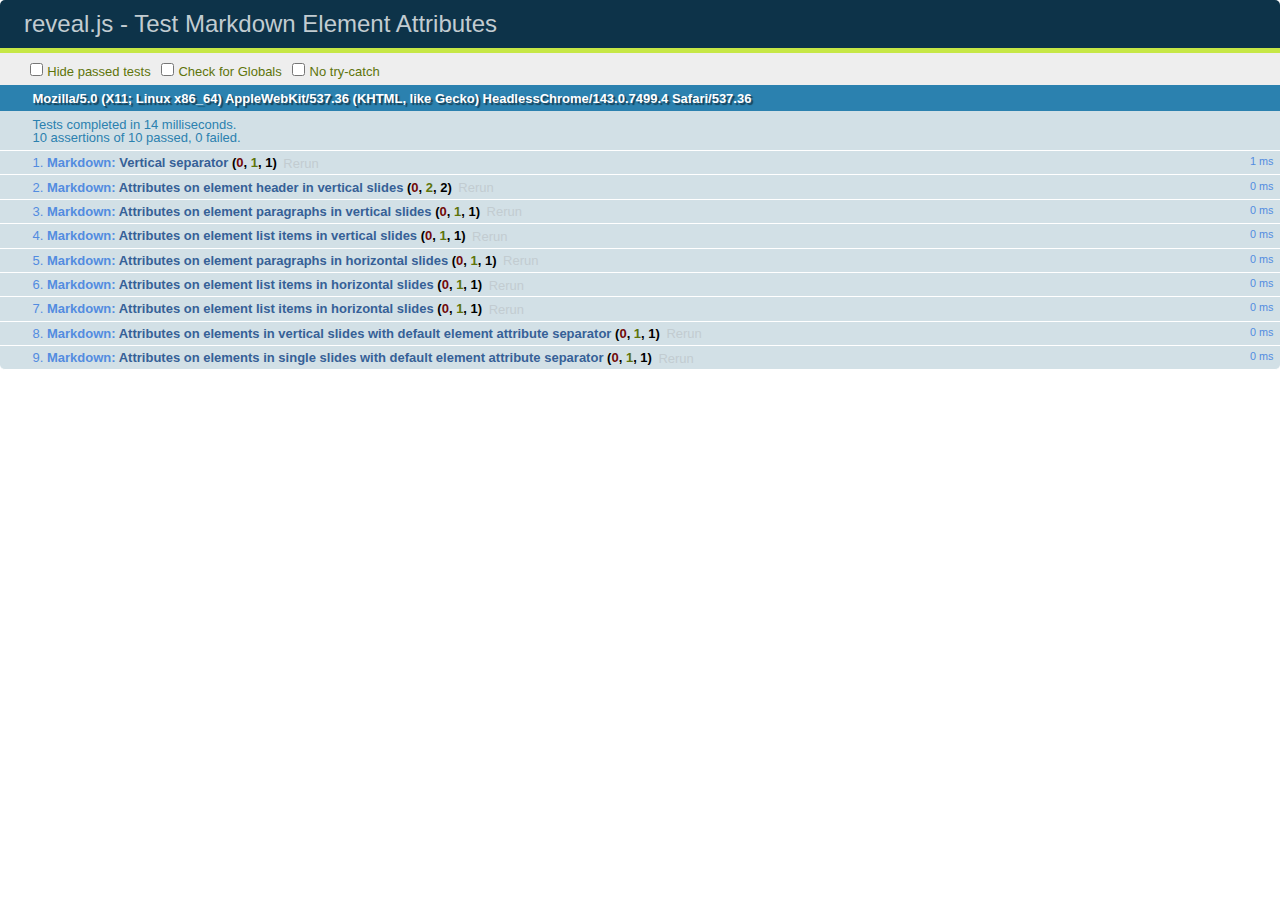
<file: test/test-markdown-element-attributes.html>
<!doctype html>
<html lang="en">

	<head>
		<meta charset="utf-8">

		<title>reveal.js - Test Markdown Element Attributes</title>

		<link rel="stylesheet" href="../css/reveal.css">
		<link rel="stylesheet" href="qunit-1.12.0.css">
	</head>

	<body style="overflow: auto;">

		<div id="qunit"></div>
		<div id="qunit-fixture"></div>

		<div class="reveal" style="display: none;">

			<div class="slides">

				<!-- <section data-markdown="example.md" data-separator="^\n\n\n" data-separator-vertical="^\n\n"></section> -->

				<!-- Slides are separated by newline + three dashes + newline, vertical slides identical but two dashes -->
				<section data-markdown data-separator="^\n---\n$" data-separator-vertical="^\n--\n$" data-element-attributes="{_\s*?([^}]+?)}">>
					<script type="text/template">
						## Slide 1.1
						<!-- {_class="fragment fade-out" data-fragment-index="1"} -->

						--

						## Slide 1.2
						<!-- {_class="fragment shrink"} -->

						Paragraph 1
						<!-- {_class="fragment grow"} -->

						Paragraph 2
						<!-- {_class="fragment grow"} -->

						- list item 1 <!-- {_class="fragment grow"} -->
						- list item 2 <!-- {_class="fragment grow"} -->
						- list item 3 <!-- {_class="fragment grow"} -->


						---

						## Slide 2


						Paragraph 1.2  
						multi-line <!-- {_class="fragment highlight-red"} -->

						Paragraph 2.2 <!-- {_class="fragment highlight-red"} -->

						Paragraph 2.3 <!-- {_class="fragment highlight-red"} -->

						Paragraph 2.4 <!-- {_class="fragment highlight-red"} -->

						- list item 1 <!-- {_class="fragment highlight-green"} -->
						- list item 2<!-- {_class="fragment highlight-green"} -->
						- list item 3<!-- {_class="fragment highlight-green"} -->
						- list item 4
						<!-- {_class="fragment highlight-green"} -->
						- list item 5<!-- {_class="fragment highlight-green"} -->

						Test

						![Example Picture](examples/assets/image2.png)
						<!-- {_class="reveal stretch"} -->

					</script>
				</section>



				<section 	data-markdown data-separator="^\n\n\n"
									data-separator-vertical="^\n\n"
									data-separator-notes="^Note:"
									data-charset="utf-8">
					<script type="text/template">
						# Test attributes in Markdown with default separator
						## Slide 1 Def <!-- .element: class="fragment highlight-red" data-fragment-index="1" -->


						## Slide 2 Def
						<!-- .element: class="fragment highlight-red" -->

					</script>
				</section>

				<section data-markdown>
				  <script type="text/template">
					## Hello world
					A paragraph
					<!-- .element: class="fragment highlight-blue" -->
				  </script>
				</section>

				<section data-markdown>
				  <script type="text/template">
					## Hello world

					Multiple  
					Line
					<!-- .element: class="fragment highlight-blue" -->
				  </script>
				</section>

				<section data-markdown>
				  <script type="text/template">
					## Hello world

					Test<!-- .element: class="fragment highlight-blue" -->

					More Test
				  </script>
				</section>


			</div>

		</div>

		<script src="../lib/js/head.min.js"></script>
		<script src="../js/reveal.js"></script>
		<script src="../plugin/markdown/marked.js"></script>
		<script src="../plugin/markdown/markdown.js"></script>
		<script src="qunit-1.12.0.js"></script>

		<script src="test-markdown-element-attributes.js"></script>

	</body>
</html>
</file>
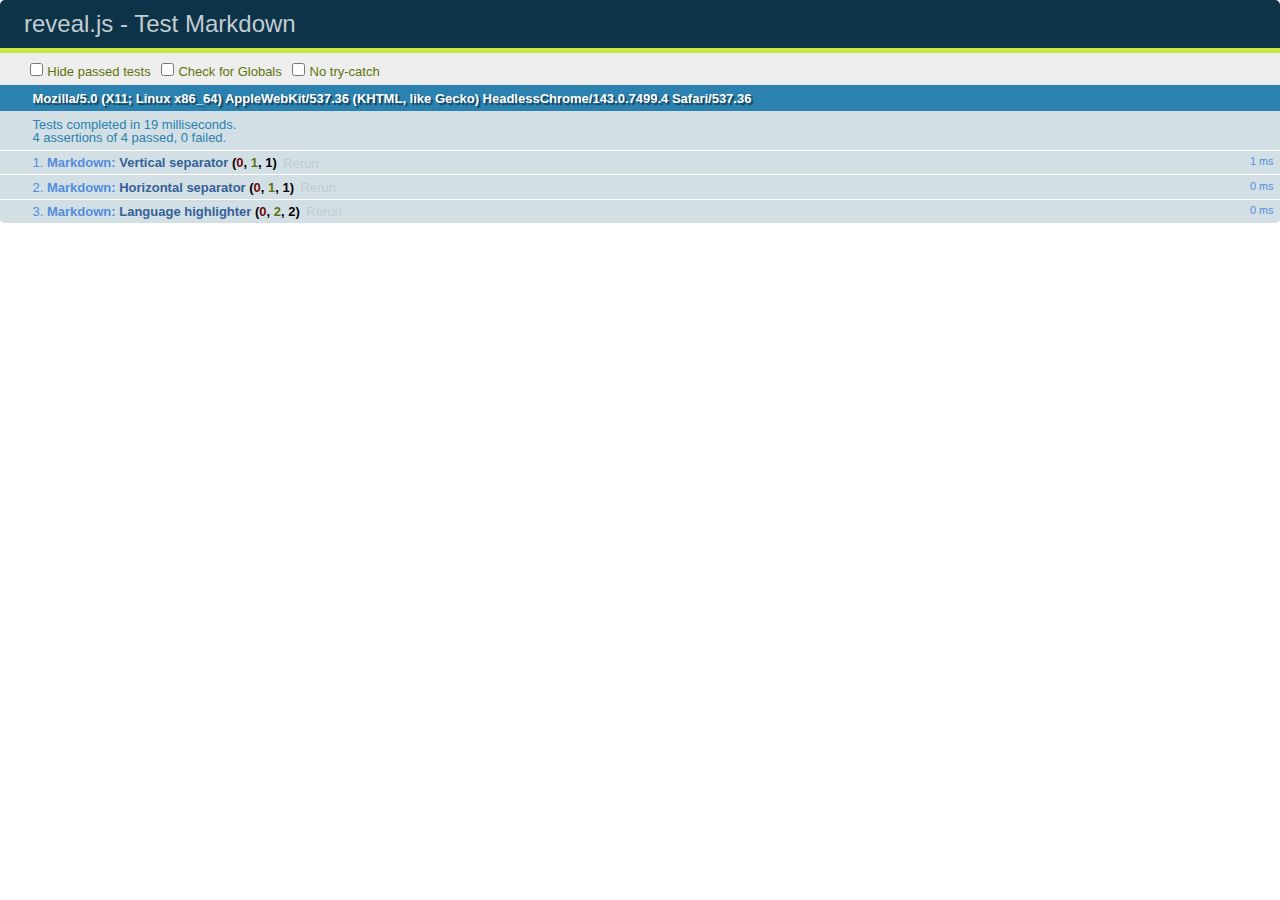
<file: test/test-markdown-external.html>
<!doctype html>
<html lang="en">

	<head>
		<meta charset="utf-8">

		<title>reveal.js - Test Markdown</title>

		<link rel="stylesheet" href="../css/reveal.css">
		<link rel="stylesheet" href="qunit-1.12.0.css">
	</head>

	<body style="overflow: auto;">

		<div id="qunit"></div>
  		<div id="qunit-fixture"></div>

		<div class="reveal" style="display: none;">

			<div class="slides">
				<section data-markdown="simple.md" data-separator="^\n\n\n" data-separator-vertical="^\n\n"></section>
			</div>

		</div>

		<script src="../lib/js/head.min.js"></script>
		<script src="../js/reveal.js"></script>
		<script src="../plugin/highlight/highlight.js"></script>
		<script src="../plugin/markdown/marked.js"></script>
		<script src="../plugin/markdown/markdown.js"></script>
		<script src="qunit-1.12.0.js"></script>

		<script src="test-markdown-external.js"></script>

	</body>
</html>
</file>
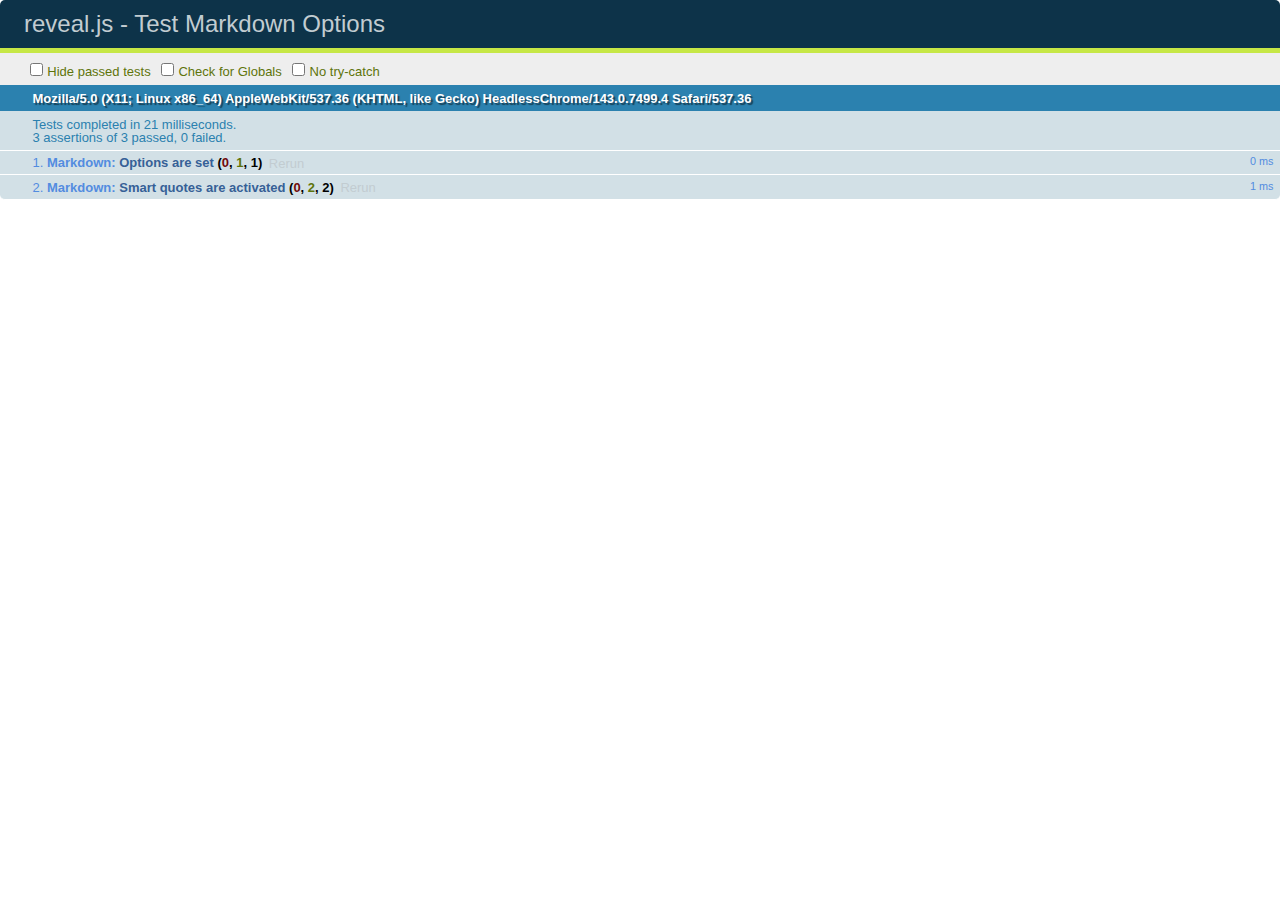
<file: test/test-markdown-options.html>
<!doctype html>
<html lang="en">

	<head>
		<meta charset="utf-8">

		<title>reveal.js - Test Markdown Options</title>

		<link rel="stylesheet" href="../css/reveal.css">
		<link rel="stylesheet" href="qunit-1.12.0.css">
	</head>

	<body style="overflow: auto;">

		<div id="qunit"></div>
		<div id="qunit-fixture"></div>

		<div class="reveal" style="display: none;">

			<div class="slides">

				<section data-markdown>
					<script type="text/template">
						## Testing Markdown Options

						This "slide" should contain 'smart' quotes.
					</script>
				</section>

			</div>

		</div>

		<script src="../lib/js/head.min.js"></script>
		<script src="../js/reveal.js"></script>
		<script src="qunit-1.12.0.js"></script>

		<script src="test-markdown-options.js"></script>

	</body>
</html>
</file>
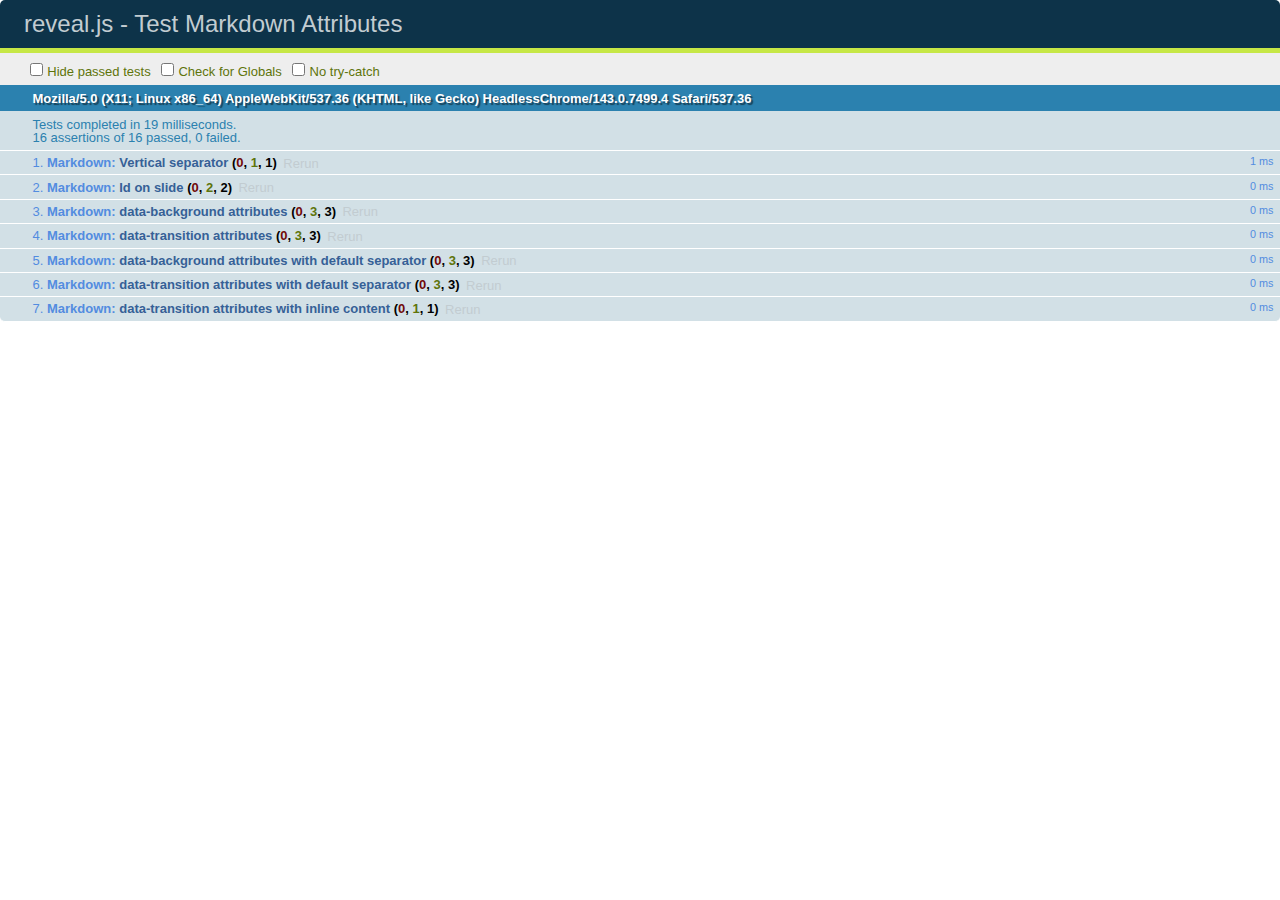
<file: test/test-markdown-slide-attributes.html>
<!doctype html>
<html lang="en">

	<head>
		<meta charset="utf-8">

		<title>reveal.js - Test Markdown Attributes</title>

		<link rel="stylesheet" href="../css/reveal.css">
		<link rel="stylesheet" href="qunit-1.12.0.css">
	</head>

	<body style="overflow: auto;">

		<div id="qunit"></div>
		<div id="qunit-fixture"></div>

		<div class="reveal" style="display: none;">

			<div class="slides">

				<!-- <section data-markdown="example.md" data-separator="^\n\n\n" data-separator-vertical="^\n\n"></section> -->

				<!-- Slides are separated by three lines, vertical slides by two lines, attributes are one any line starting with (spaces and) two dashes -->
				<section 	data-markdown data-separator="^\n\n\n"
									data-separator-vertical="^\n\n"
									data-separator-notes="^Note:"
									data-attributes="--\s(.*?)$"
									data-charset="utf-8">
					<script type="text/template">
						# Test attributes in Markdown
						## Slide 1



						## Slide 2
						<!-- -- id="slide2" data-transition="zoom" data-background="#A0C66B" -->


						## Slide 2.1
						<!-- -- data-background="#ff0000" data-transition="fade" -->


						## Slide 2.2
						[Link to Slide2](#/slide2)



						## Slide 3
						<!-- -- data-transition="zoom" data-background="#C6916B" -->



						## Slide 4
					</script>
				</section>

				<section 	data-markdown data-separator="^\n\n\n"
									data-separator-vertical="^\n\n"
									data-separator-notes="^Note:"
									data-charset="utf-8">
					<script type="text/template">
						# Test attributes in Markdown with default separator
						## Slide 1 Def



						## Slide 2 Def
						<!-- .slide: id="slide2def" data-transition="concave" data-background="#A7C66B" -->


						## Slide 2.1 Def
						<!-- .slide: data-background="#f70000" data-transition="page" -->


						## Slide 2.2 Def
						[Link to Slide2](#/slide2def)



						## Slide 3 Def
						<!-- .slide: data-transition="concave" data-background="#C7916B" -->



						## Slide 4
					</script>
				</section>

				<section data-markdown>
					<script type="text/template">
						<!-- .slide: data-background="#ff0000" -->
						## Hello world
					</script>
				</section>

				<section data-markdown>
					<script type="text/template">
						## Hello world
						<!-- .slide: data-background="#ff0000" -->
					</script>
				</section>

				<section data-markdown>
					<script type="text/template">
						## Hello world

						Test
						<!-- .slide: data-background="#ff0000" -->

						More Test
					</script>
				</section>

			</div>

		</div>

		<script src="../lib/js/head.min.js"></script>
		<script src="../js/reveal.js"></script>
		<script src="../plugin/markdown/marked.js"></script>
		<script src="../plugin/markdown/markdown.js"></script>
		<script src="qunit-1.12.0.js"></script>

		<script src="test-markdown-slide-attributes.js"></script>

	</body>
</html>
</file>
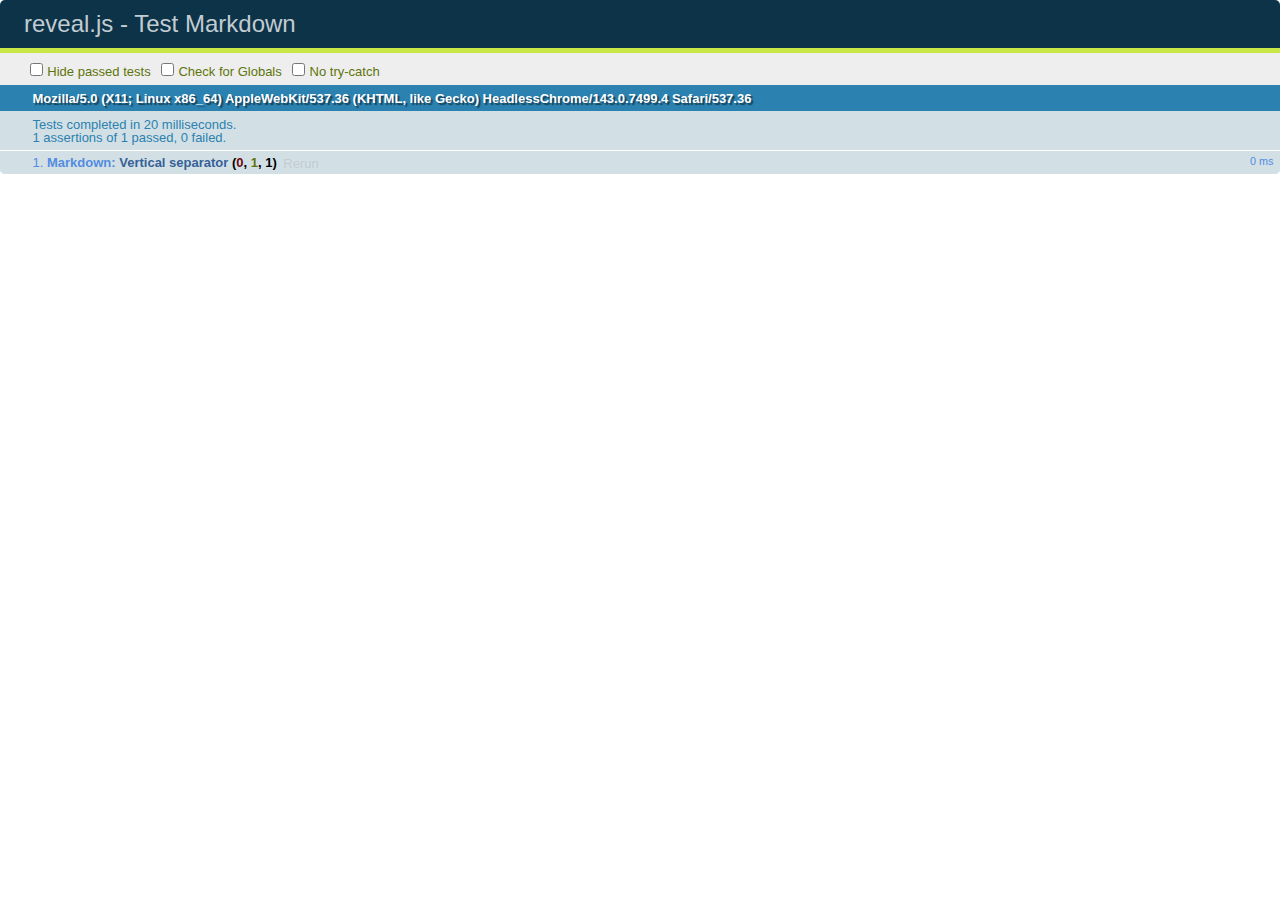
<file: test/test-markdown.html>
<!doctype html>
<html lang="en">

	<head>
		<meta charset="utf-8">

		<title>reveal.js - Test Markdown</title>

		<link rel="stylesheet" href="../css/reveal.css">
		<link rel="stylesheet" href="qunit-1.12.0.css">
	</head>

	<body style="overflow: auto;">

		<div id="qunit"></div>
		<div id="qunit-fixture"></div>

		<div class="reveal" style="display: none;">

			<div class="slides">

				<!-- <section data-markdown="example.md" data-separator="^\n\n\n" data-separator-vertical="^\n\n"></section> -->

				<!-- Slides are separated by newline + three dashes + newline, vertical slides identical but two dashes -->
				<section data-markdown data-separator="^\n---\n$" data-separator-vertical="^\n--\n$">
					<script type="text/template">
						## Slide 1.1

						--

						## Slide 1.2

						---

						## Slide 2
					</script>
				</section>

			</div>

		</div>

		<script src="../lib/js/head.min.js"></script>
		<script src="../js/reveal.js"></script>
		<script src="../plugin/markdown/marked.js"></script>
		<script src="../plugin/markdown/markdown.js"></script>
		<script src="qunit-1.12.0.js"></script>

		<script src="test-markdown.js"></script>

	</body>
</html>
</file>
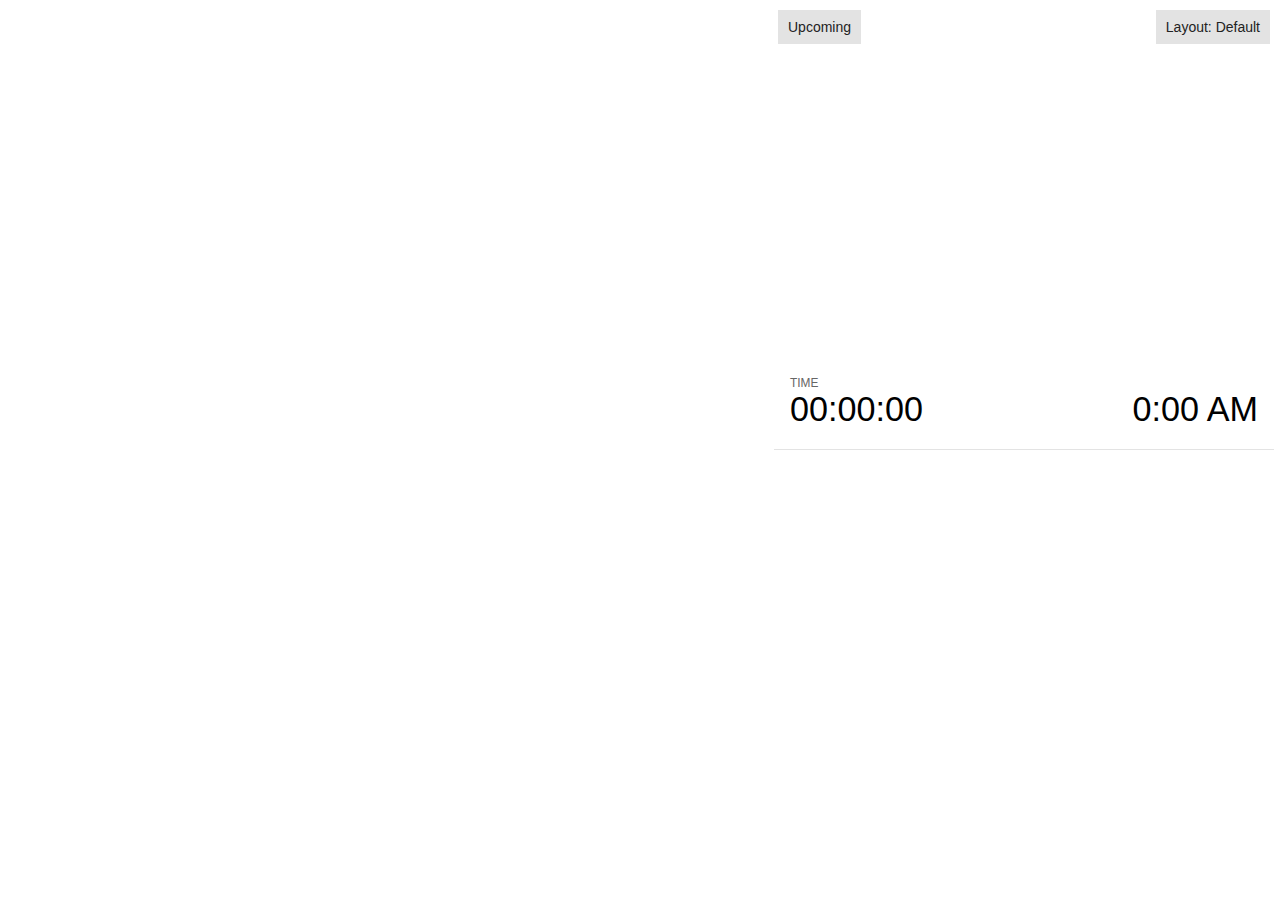
<file: plugin/notes/notes.html>
<!doctype html>
<html lang="en">
	<head>
		<meta charset="utf-8">

		<title>reveal.js - Slide Notes</title>

		<style>
			body {
				font-family: Helvetica;
				font-size: 18px;
			}

			#current-slide,
			#upcoming-slide,
			#speaker-controls {
				padding: 6px;
				box-sizing: border-box;
				-moz-box-sizing: border-box;
			}

			#current-slide iframe,
			#upcoming-slide iframe {
				width: 100%;
				height: 100%;
				border: 1px solid #ddd;
			}

			#current-slide .label,
			#upcoming-slide .label {
				position: absolute;
				top: 10px;
				left: 10px;
				z-index: 2;
			}

			.overlay-element {
				height: 34px;
				line-height: 34px;
				padding: 0 10px;
				text-shadow: none;
				background: rgba( 220, 220, 220, 0.8 );
				color: #222;
				font-size: 14px;
			}

			.overlay-element.interactive:hover {
				background: rgba( 220, 220, 220, 1 );
			}

			#current-slide {
				position: absolute;
				width: 60%;
				height: 100%;
				top: 0;
				left: 0;
				padding-right: 0;
			}

			#upcoming-slide {
				position: absolute;
				width: 40%;
				height: 40%;
				right: 0;
				top: 0;
			}

			/* Speaker controls */
			#speaker-controls {
				position: absolute;
				top: 40%;
				right: 0;
				width: 40%;
				height: 60%;
				overflow: auto;
				font-size: 18px;
			}

				.speaker-controls-time.hidden,
				.speaker-controls-notes.hidden {
					display: none;
				}

				.speaker-controls-time .label,
				.speaker-controls-pace .label,
				.speaker-controls-notes .label {
					text-transform: uppercase;
					font-weight: normal;
					font-size: 0.66em;
					color: #666;
					margin: 0;
				}

				.speaker-controls-time, .speaker-controls-pace {
					border-bottom: 1px solid rgba( 200, 200, 200, 0.5 );
					margin-bottom: 10px;
					padding: 10px 16px;
					padding-bottom: 20px;
					cursor: pointer;
				}

				.speaker-controls-time .reset-button {
					opacity: 0;
					float: right;
					color: #666;
					text-decoration: none;
				}
				.speaker-controls-time:hover .reset-button {
					opacity: 1;
				}

				.speaker-controls-time .timer,
				.speaker-controls-time .clock {
					width: 50%;
				}

				.speaker-controls-time .timer,
				.speaker-controls-time .clock,
				.speaker-controls-time .pacing .hours-value,
				.speaker-controls-time .pacing .minutes-value,
				.speaker-controls-time .pacing .seconds-value {
					font-size: 1.9em;
				}

				.speaker-controls-time .timer {
					float: left;
				}

				.speaker-controls-time .clock {
					float: right;
					text-align: right;
				}

				.speaker-controls-time span.mute {
					opacity: 0.3;
				}

				.speaker-controls-time .pacing-title {
					margin-top: 5px;
				}

				.speaker-controls-time .pacing.ahead {
					color: blue;
				}

				.speaker-controls-time .pacing.on-track {
					color: green;
				}

				.speaker-controls-time .pacing.behind {
					color: red;
				}

				.speaker-controls-notes {
					padding: 10px 16px;
				}

				.speaker-controls-notes .value {
					margin-top: 5px;
					line-height: 1.4;
					font-size: 1.2em;
				}

			/* Layout selector */
			#speaker-layout {
				position: absolute;
				top: 10px;
				right: 10px;
				color: #222;
				z-index: 10;
			}
				#speaker-layout select {
					position: absolute;
					width: 100%;
					height: 100%;
					top: 0;
					left: 0;
					border: 0;
					box-shadow: 0;
					cursor: pointer;
					opacity: 0;

					font-size: 1em;
					background-color: transparent;

					-moz-appearance: none;
					-webkit-appearance: none;
					-webkit-tap-highlight-color: rgba(0, 0, 0, 0);
				}

				#speaker-layout select:focus {
					outline: none;
					box-shadow: none;
				}

			.clear {
				clear: both;
			}

			/* Speaker layout: Wide */
			body[data-speaker-layout="wide"] #current-slide,
			body[data-speaker-layout="wide"] #upcoming-slide {
				width: 50%;
				height: 45%;
				padding: 6px;
			}

			body[data-speaker-layout="wide"] #current-slide {
				top: 0;
				left: 0;
			}

			body[data-speaker-layout="wide"] #upcoming-slide {
				top: 0;
				left: 50%;
			}

			body[data-speaker-layout="wide"] #speaker-controls {
				top: 45%;
				left: 0;
				width: 100%;
				height: 50%;
				font-size: 1.25em;
			}

			/* Speaker layout: Tall */
			body[data-speaker-layout="tall"] #current-slide,
			body[data-speaker-layout="tall"] #upcoming-slide {
				width: 45%;
				height: 50%;
				padding: 6px;
			}

			body[data-speaker-layout="tall"] #current-slide {
				top: 0;
				left: 0;
			}

			body[data-speaker-layout="tall"] #upcoming-slide {
				top: 50%;
				left: 0;
			}

			body[data-speaker-layout="tall"] #speaker-controls {
				padding-top: 40px;
				top: 0;
				left: 45%;
				width: 55%;
				height: 100%;
				font-size: 1.25em;
			}

			/* Speaker layout: Notes only */
			body[data-speaker-layout="notes-only"] #current-slide,
			body[data-speaker-layout="notes-only"] #upcoming-slide {
				display: none;
			}

			body[data-speaker-layout="notes-only"] #speaker-controls {
				padding-top: 40px;
				top: 0;
				left: 0;
				width: 100%;
				height: 100%;
				font-size: 1.25em;
			}

			@media screen and (max-width: 1080px) {
				body[data-speaker-layout="default"] #speaker-controls {
					font-size: 16px;
				}
			}

			@media screen and (max-width: 900px) {
				body[data-speaker-layout="default"] #speaker-controls {
					font-size: 14px;
				}
			}

			@media screen and (max-width: 800px) {
				body[data-speaker-layout="default"] #speaker-controls {
					font-size: 12px;
				}
			}

		</style>
	</head>

	<body>

		<div id="current-slide"></div>
		<div id="upcoming-slide"><span class="overlay-element label">Upcoming</span></div>
		<div id="speaker-controls">
			<div class="speaker-controls-time">
				<h4 class="label">Time <span class="reset-button">Click to Reset</span></h4>
				<div class="clock">
					<span class="clock-value">0:00 AM</span>
				</div>
				<div class="timer">
					<span class="hours-value">00</span><span class="minutes-value">:00</span><span class="seconds-value">:00</span>
				</div>
				<div class="clear"></div>

				<h4 class="label pacing-title" style="display: none">Pacing – Time to finish current slide</h4>
				<div class="pacing" style="display: none">
					<span class="hours-value">00</span><span class="minutes-value">:00</span><span class="seconds-value">:00</span>
				</div>
			</div>

			<div class="speaker-controls-notes hidden">
				<h4 class="label">Notes</h4>
				<div class="value"></div>
			</div>
		</div>
		<div id="speaker-layout" class="overlay-element interactive">
			<span class="speaker-layout-label"></span>
			<select class="speaker-layout-dropdown"></select>
		</div>

		<script src="../../plugin/markdown/marked.js"></script>
		<script>

			(function() {

				var notes,
					notesValue,
					currentState,
					currentSlide,
					upcomingSlide,
					layoutLabel,
					layoutDropdown,
					connected = false;

				var SPEAKER_LAYOUTS = {
					'default': 'Default',
					'wide': 'Wide',
					'tall': 'Tall',
					'notes-only': 'Notes only'
				};

				setupLayout();

				window.addEventListener( 'message', function( event ) {

					var data = JSON.parse( event.data );

					// The overview mode is only useful to the reveal.js instance
					// where navigation occurs so we don't sync it
					if( data.state ) delete data.state.overview;

					// Messages sent by the notes plugin inside of the main window
					if( data && data.namespace === 'reveal-notes' ) {
						if( data.type === 'connect' ) {
							handleConnectMessage( data );
						}
						else if( data.type === 'state' ) {
							handleStateMessage( data );
						}
					}
					// Messages sent by the reveal.js inside of the current slide preview
					else if( data && data.namespace === 'reveal' ) {
						if( /ready/.test( data.eventName ) ) {
							// Send a message back to notify that the handshake is complete
							window.opener.postMessage( JSON.stringify({ namespace: 'reveal-notes', type: 'connected'} ), '*' );
						}
						else if( /slidechanged|fragmentshown|fragmenthidden|paused|resumed/.test( data.eventName ) && currentState !== JSON.stringify( data.state ) ) {

							window.opener.postMessage( JSON.stringify({ method: 'setState', args: [ data.state ]} ), '*' );

						}
					}

				} );

				/**
				 * Called when the main window is trying to establish a
				 * connection.
				 */
				function handleConnectMessage( data ) {

					if( connected === false ) {
						connected = true;

						setupIframes( data );
						setupKeyboard();
						setupNotes();
						setupTimer();
					}

				}

				/**
				 * Called when the main window sends an updated state.
				 */
				function handleStateMessage( data ) {

					// Store the most recently set state to avoid circular loops
					// applying the same state
					currentState = JSON.stringify( data.state );

					// No need for updating the notes in case of fragment changes
					if ( data.notes ) {
						notes.classList.remove( 'hidden' );
						notesValue.style.whiteSpace = data.whitespace;
						if( data.markdown ) {
							notesValue.innerHTML = marked( data.notes );
						}
						else {
							notesValue.innerHTML = data.notes;
						}
					}
					else {
						notes.classList.add( 'hidden' );
					}

					// Update the note slides
					currentSlide.contentWindow.postMessage( JSON.stringify({ method: 'setState', args: [ data.state ] }), '*' );
					upcomingSlide.contentWindow.postMessage( JSON.stringify({ method: 'setState', args: [ data.state ] }), '*' );
					upcomingSlide.contentWindow.postMessage( JSON.stringify({ method: 'next' }), '*' );

				}

				// Limit to max one state update per X ms
				handleStateMessage = debounce( handleStateMessage, 200 );

				/**
				 * Forward keyboard events to the current slide window.
				 * This enables keyboard events to work even if focus
				 * isn't set on the current slide iframe.
				 */
				function setupKeyboard() {

					document.addEventListener( 'keydown', function( event ) {
						currentSlide.contentWindow.postMessage( JSON.stringify({ method: 'triggerKey', args: [ event.keyCode ] }), '*' );
					} );

				}

				/**
				 * Creates the preview iframes.
				 */
				function setupIframes( data ) {

					var params = [
						'receiver',
						'progress=false',
						'history=false',
						'transition=none',
						'autoSlide=0',
						'backgroundTransition=none'
					].join( '&' );

					var urlSeparator = /\?/.test(data.url) ? '&' : '?';
					var hash = '#/' + data.state.indexh + '/' + data.state.indexv;
					var currentURL = data.url + urlSeparator + params + '&postMessageEvents=true' + hash;
					var upcomingURL = data.url + urlSeparator + params + '&controls=false' + hash;

					currentSlide = document.createElement( 'iframe' );
					currentSlide.setAttribute( 'width', 1280 );
					currentSlide.setAttribute( 'height', 1024 );
					currentSlide.setAttribute( 'src', currentURL );
					document.querySelector( '#current-slide' ).appendChild( currentSlide );

					upcomingSlide = document.createElement( 'iframe' );
					upcomingSlide.setAttribute( 'width', 640 );
					upcomingSlide.setAttribute( 'height', 512 );
					upcomingSlide.setAttribute( 'src', upcomingURL );
					document.querySelector( '#upcoming-slide' ).appendChild( upcomingSlide );

				}

				/**
				 * Setup the notes UI.
				 */
				function setupNotes() {

					notes = document.querySelector( '.speaker-controls-notes' );
					notesValue = document.querySelector( '.speaker-controls-notes .value' );

				}

				function getTimings() {

					var slides = Reveal.getSlides();
					var defaultTiming = Reveal.getConfig().defaultTiming;
					if (defaultTiming == null) {
						return null;
					}
					var timings = [];
					for ( var i in slides ) {
						var slide = slides[i];
						var timing = defaultTiming;
						if( slide.hasAttribute( 'data-timing' )) {
							var t = slide.getAttribute( 'data-timing' );
							timing = parseInt(t);
							if( isNaN(timing) ) {
								console.warn("Could not parse timing '" + t + "' of slide " + i + "; using default of " + defaultTiming);
								timing = defaultTiming;
							}
						}
						timings.push(timing);
					}
					return timings;

				}

				/**
				 * Return the number of seconds allocated for presenting
				 * all slides up to and including this one.
				 */
				function getTimeAllocated(timings) {

					var slides = Reveal.getSlides();
					var allocated = 0;
					var currentSlide = Reveal.getSlidePastCount();
					for (var i in slides.slice(0, currentSlide + 1)) {
						allocated += timings[i];
					}
					return allocated;

				}

				/**
				 * Create the timer and clock and start updating them
				 * at an interval.
				 */
				function setupTimer() {

					var start = new Date(),
					timeEl = document.querySelector( '.speaker-controls-time' ),
					clockEl = timeEl.querySelector( '.clock-value' ),
					hoursEl = timeEl.querySelector( '.hours-value' ),
					minutesEl = timeEl.querySelector( '.minutes-value' ),
					secondsEl = timeEl.querySelector( '.seconds-value' ),
					pacingTitleEl = timeEl.querySelector( '.pacing-title' ),
					pacingEl = timeEl.querySelector( '.pacing' ),
					pacingHoursEl = pacingEl.querySelector( '.hours-value' ),
					pacingMinutesEl = pacingEl.querySelector( '.minutes-value' ),
					pacingSecondsEl = pacingEl.querySelector( '.seconds-value' );

					var timings = getTimings();
					if (timings !== null) {
						pacingTitleEl.style.removeProperty('display');
						pacingEl.style.removeProperty('display');
					}

					function _displayTime( hrEl, minEl, secEl, time) {

						var sign = Math.sign(time) == -1 ? "-" : "";
						time = Math.abs(Math.round(time / 1000));
						var seconds = time % 60;
						var minutes = Math.floor( time / 60 ) % 60 ;
						var hours = Math.floor( time / ( 60 * 60 )) ;
						hrEl.innerHTML = sign + zeroPadInteger( hours );
						if (hours == 0) {
							hrEl.classList.add( 'mute' );
						}
						else {
							hrEl.classList.remove( 'mute' );
						}
						minEl.innerHTML = ':' + zeroPadInteger( minutes );
						if (hours == 0 && minutes == 0) {
							minEl.classList.add( 'mute' );
						}
						else {
							minEl.classList.remove( 'mute' );
						}
						secEl.innerHTML = ':' + zeroPadInteger( seconds );
					}

					function _updateTimer() {

						var diff, hours, minutes, seconds,
						now = new Date();

						diff = now.getTime() - start.getTime();

						clockEl.innerHTML = now.toLocaleTimeString( 'en-US', { hour12: true, hour: '2-digit', minute:'2-digit' } );
						_displayTime( hoursEl, minutesEl, secondsEl, diff );
						if (timings !== null) {
							_updatePacing(diff);
						}

					}

					function _updatePacing(diff) {

						var slideEndTiming = getTimeAllocated(timings) * 1000;
						var currentSlide = Reveal.getSlidePastCount();
						var currentSlideTiming = timings[currentSlide] * 1000;
						var timeLeftCurrentSlide = slideEndTiming - diff;
						if (timeLeftCurrentSlide < 0) {
							pacingEl.className = 'pacing behind';
						}
						else if (timeLeftCurrentSlide < currentSlideTiming) {
							pacingEl.className = 'pacing on-track';
						}
						else {
							pacingEl.className = 'pacing ahead';
						}
						_displayTime( pacingHoursEl, pacingMinutesEl, pacingSecondsEl, timeLeftCurrentSlide );

					}

					// Update once directly
					_updateTimer();

					// Then update every second
					setInterval( _updateTimer, 1000 );

					function _resetTimer() {

						if (timings == null) {
							start = new Date();
						}
						else {
							// Reset timer to beginning of current slide
							var slideEndTiming = getTimeAllocated(timings) * 1000;
							var currentSlide = Reveal.getSlidePastCount();
							var currentSlideTiming = timings[currentSlide] * 1000;
							var previousSlidesTiming = slideEndTiming - currentSlideTiming;
							var now = new Date();
							start = new Date(now.getTime() - previousSlidesTiming);
						}
						_updateTimer();

					}

					timeEl.addEventListener( 'click', function() {
						_resetTimer();
						return false;
					} );

				}

				/**
				 * Sets up the speaker view layout and layout selector.
				 */
				function setupLayout() {

					layoutDropdown = document.querySelector( '.speaker-layout-dropdown' );
					layoutLabel = document.querySelector( '.speaker-layout-label' );

					// Render the list of available layouts
					for( var id in SPEAKER_LAYOUTS ) {
						var option = document.createElement( 'option' );
						option.setAttribute( 'value', id );
						option.textContent = SPEAKER_LAYOUTS[ id ];
						layoutDropdown.appendChild( option );
					}

					// Monitor the dropdown for changes
					layoutDropdown.addEventListener( 'change', function( event ) {

						setLayout( layoutDropdown.value );

					}, false );

					// Restore any currently persisted layout
					setLayout( getLayout() );

				}

				/**
				 * Sets a new speaker view layout. The layout is persisted
				 * in local storage.
				 */
				function setLayout( value ) {

					var title = SPEAKER_LAYOUTS[ value ];

					layoutLabel.innerHTML = 'Layout' + ( title ? ( ': ' + title ) : '' );
					layoutDropdown.value = value;

					document.body.setAttribute( 'data-speaker-layout', value );

					// Persist locally
					if( supportsLocalStorage() ) {
						window.localStorage.setItem( 'reveal-speaker-layout', value );
					}

				}

				/**
				 * Returns the ID of the most recently set speaker layout
				 * or our default layout if none has been set.
				 */
				function getLayout() {

					if( supportsLocalStorage() ) {
						var layout = window.localStorage.getItem( 'reveal-speaker-layout' );
						if( layout ) {
							return layout;
						}
					}

					// Default to the first record in the layouts hash
					for( var id in SPEAKER_LAYOUTS ) {
						return id;
					}

				}

				function supportsLocalStorage() {

					try {
						localStorage.setItem('test', 'test');
						localStorage.removeItem('test');
						return true;
					}
					catch( e ) {
						return false;
					}

				}

				function zeroPadInteger( num ) {

					var str = '00' + parseInt( num );
					return str.substring( str.length - 2 );

				}

				/**
				 * Limits the frequency at which a function can be called.
				 */
				function debounce( fn, ms ) {

					var lastTime = 0,
						timeout;

					return function() {

						var args = arguments;
						var context = this;

						clearTimeout( timeout );

						var timeSinceLastCall = Date.now() - lastTime;
						if( timeSinceLastCall > ms ) {
							fn.apply( context, args );
							lastTime = Date.now();
						}
						else {
							timeout = setTimeout( function() {
								fn.apply( context, args );
								lastTime = Date.now();
							}, ms - timeSinceLastCall );
						}

					}

				}

			})();

		</script>
	</body>
</html>
</file>
<file: plugin/elapsed-time-bar/docs/css/theme/black.css>
/**
 * Black theme for reveal.js. This is the opposite of the 'white' theme.
 *
 * By Hakim El Hattab, http://hakim.se
 */
@import url(../../lib/font/source-sans-pro/source-sans-pro.css);
section.has-light-background, section.has-light-background h1, section.has-light-background h2, section.has-light-background h3, section.has-light-background h4, section.has-light-background h5, section.has-light-background h6 {
  color: #222; }

/*********************************************
 * GLOBAL STYLES
 *********************************************/
body {
  background: #222;
  background-color: #222; }

.reveal {
  font-family: "Source Sans Pro", Helvetica, sans-serif;
  font-size: 38px;
  font-weight: normal;
  color: #fff; }

::selection {
  color: #fff;
  background: #bee4fd;
  text-shadow: none; }

.reveal .slides > section,
.reveal .slides > section > section {
  line-height: 1.3;
  font-weight: inherit; }

/*********************************************
 * HEADERS
 *********************************************/
.reveal h1,
.reveal h2,
.reveal h3,
.reveal h4,
.reveal h5,
.reveal h6 {
  margin: 0 0 20px 0;
  color: #fff;
  font-family: "Source Sans Pro", Helvetica, sans-serif;
  font-weight: 600;
  line-height: 1.2;
  letter-spacing: normal;
  text-transform: uppercase;
  text-shadow: none;
  word-wrap: break-word; }

.reveal h1 {
  font-size: 2.5em; }

.reveal h2 {
  font-size: 1.6em; }

.reveal h3 {
  font-size: 1.3em; }

.reveal h4 {
  font-size: 1em; }

.reveal h1 {
  text-shadow: none; }

/*********************************************
 * OTHER
 *********************************************/
.reveal p {
  margin: 20px 0;
  line-height: 1.3; }

/* Ensure certain elements are never larger than the slide itself */
.reveal img,
.reveal video,
.reveal iframe {
  max-width: 95%;
  max-height: 95%; }

.reveal strong,
.reveal b {
  font-weight: bold; }

.reveal em {
  font-style: italic; }

.reveal ol,
.reveal dl,
.reveal ul {
  display: inline-block;
  text-align: left;
  margin: 0 0 0 1em; }

.reveal ol {
  list-style-type: decimal; }

.reveal ul {
  list-style-type: disc; }

.reveal ul ul {
  list-style-type: square; }

.reveal ul ul ul {
  list-style-type: circle; }

.reveal ul ul,
.reveal ul ol,
.reveal ol ol,
.reveal ol ul {
  display: block;
  margin-left: 40px; }

.reveal dt {
  font-weight: bold; }

.reveal dd {
  margin-left: 40px; }

.reveal q,
.reveal blockquote {
  quotes: none; }

.reveal blockquote {
  display: block;
  position: relative;
  width: 70%;
  margin: 20px auto;
  padding: 5px;
  font-style: italic;
  background: rgba(255, 255, 255, 0.05);
  box-shadow: 0px 0px 2px rgba(0, 0, 0, 0.2); }

.reveal blockquote p:first-child,
.reveal blockquote p:last-child {
  display: inline-block; }

.reveal q {
  font-style: italic; }

.reveal pre {
  display: block;
  position: relative;
  width: 90%;
  margin: 20px auto;
  text-align: left;
  font-size: 0.55em;
  font-family: monospace;
  line-height: 1.2em;
  word-wrap: break-word;
  box-shadow: 0px 0px 6px rgba(0, 0, 0, 0.3); }

.reveal code {
  font-family: monospace; }

.reveal pre code {
  display: block;
  padding: 5px;
  overflow: auto;
  max-height: 400px;
  word-wrap: normal; }

.reveal table {
  margin: auto;
  border-collapse: collapse;
  border-spacing: 0; }

.reveal table th {
  font-weight: bold; }

.reveal table th,
.reveal table td {
  text-align: left;
  padding: 0.2em 0.5em 0.2em 0.5em;
  border-bottom: 1px solid; }

.reveal table th[align="center"],
.reveal table td[align="center"] {
  text-align: center; }

.reveal table th[align="right"],
.reveal table td[align="right"] {
  text-align: right; }

.reveal table tbody tr:last-child th,
.reveal table tbody tr:last-child td {
  border-bottom: none; }

.reveal sup {
  vertical-align: super; }

.reveal sub {
  vertical-align: sub; }

.reveal small {
  display: inline-block;
  font-size: 0.6em;
  line-height: 1.2em;
  vertical-align: top; }

.reveal small * {
  vertical-align: top; }

/*********************************************
 * LINKS
 *********************************************/
.reveal a {
  color: #42affa;
  text-decoration: none;
  -webkit-transition: color .15s ease;
  -moz-transition: color .15s ease;
  transition: color .15s ease; }

.reveal a:hover {
  color: #8dcffc;
  text-shadow: none;
  border: none; }

.reveal .roll span:after {
  color: #fff;
  background: #068de9; }

/*********************************************
 * IMAGES
 *********************************************/
.reveal section img {
  margin: 15px 0px;
  background: rgba(255, 255, 255, 0.12);
  border: 4px solid #fff;
  box-shadow: 0 0 10px rgba(0, 0, 0, 0.15); }

.reveal section img.plain {
  border: 0;
  box-shadow: none; }

.reveal a img {
  -webkit-transition: all .15s linear;
  -moz-transition: all .15s linear;
  transition: all .15s linear; }

.reveal a:hover img {
  background: rgba(255, 255, 255, 0.2);
  border-color: #42affa;
  box-shadow: 0 0 20px rgba(0, 0, 0, 0.55); }

/*********************************************
 * NAVIGATION CONTROLS
 *********************************************/
.reveal .controls .navigate-left,
.reveal .controls .navigate-left.enabled {
  border-right-color: #42affa; }

.reveal .controls .navigate-right,
.reveal .controls .navigate-right.enabled {
  border-left-color: #42affa; }

.reveal .controls .navigate-up,
.reveal .controls .navigate-up.enabled {
  border-bottom-color: #42affa; }

.reveal .controls .navigate-down,
.reveal .controls .navigate-down.enabled {
  border-top-color: #42affa; }

.reveal .controls .navigate-left.enabled:hover {
  border-right-color: #8dcffc; }

.reveal .controls .navigate-right.enabled:hover {
  border-left-color: #8dcffc; }

.reveal .controls .navigate-up.enabled:hover {
  border-bottom-color: #8dcffc; }

.reveal .controls .navigate-down.enabled:hover {
  border-top-color: #8dcffc; }

/*********************************************
 * PROGRESS BAR
 *********************************************/
.reveal .progress {
  background: rgba(0, 0, 0, 0.2); }

.reveal .progress span {
  background: #42affa;
  -webkit-transition: width 800ms cubic-bezier(0.26, 0.86, 0.44, 0.985);
  -moz-transition: width 800ms cubic-bezier(0.26, 0.86, 0.44, 0.985);
  transition: width 800ms cubic-bezier(0.26, 0.86, 0.44, 0.985); }
</file>
<file: plugin/elapsed-time-bar/docs/lib/css/zenburn.css>
/*

Zenburn style from voldmar.ru (c) Vladimir Epifanov <voldmar@voldmar.ru>
based on dark.css by Ivan Sagalaev

*/

.hljs {
  display: block;
  overflow-x: auto;
  padding: 0.5em;
  background: #3f3f3f;
  color: #dcdcdc;
}

.hljs-keyword,
.hljs-selector-tag,
.hljs-tag {
  color: #e3ceab;
}

.hljs-template-tag {
  color: #dcdcdc;
}

.hljs-number {
  color: #8cd0d3;
}

.hljs-variable,
.hljs-template-variable,
.hljs-attribute {
  color: #efdcbc;
}

.hljs-literal {
  color: #efefaf;
}

.hljs-subst {
  color: #8f8f8f;
}

.hljs-title,
.hljs-name,
.hljs-selector-id,
.hljs-selector-class,
.hljs-section,
.hljs-type {
  color: #efef8f;
}

.hljs-symbol,
.hljs-bullet,
.hljs-link {
  color: #dca3a3;
}

.hljs-deletion,
.hljs-string,
.hljs-built_in,
.hljs-builtin-name {
  color: #cc9393;
}

.hljs-addition,
.hljs-comment,
.hljs-quote,
.hljs-meta {
  color: #7f9f7f;
}


.hljs-emphasis {
  font-style: italic;
}

.hljs-strong {
  font-weight: bold;
}
</file>
<file: map-styles.css>
input {
  margin-right: 1.5em;
}

#test-svg {
  border: 1px solid black;
}

h1 {
  font-variant: small-caps;
  text-align: center;
  font-size: 3em;
  margin: 0;
}

h2 {
  text-align: center;
  font-size: 1em;
}

p {
  margin: 0;
}

footer {
  text-align: center;
  margin: 0;
  padding: 0;
}

svg {
  /* max-width: 100%; */
  max-height: 85vh;
  /* border: 1px solid black; */
}

/*
all lines (incl. labels): 
#lines

just the lines:
[id$="line-group"]

*/


/* UTILITY */

.hide {
  visibility: hidden;
  overflow: hidden;
}

.hide p input {
  margin: 0;
}

.centerorigin {
  transform-origin: 50% 50%;
}

.dim {
  opacity: 0.2;
  transition: 3s;
}

.undimtext {
  fill: #000000;
}

.dimtext {
  fill: #eeeeee;
  transition: 3s;
}



/* ends in */
[class$='label'] {
  /* visibility: hidden; */
}

/* shared stations? */

/* #introduction-line-group, #introduction-1-labels, */
/* #inspirations-line-group, #inspirations-2-labels, */
/* #methodology-line-group, #methodology-3-labels, */
/* #technology-line-group, #technology-6-labels, */
/* #evaluation-line-group, #evaluation-7-labels, */
/* #patanalysis-line-group, #patanalysis-12-labels, */
/* [id$="line-group"], */
/* #appendices, */
/* #topic-clusters, */
.old-line
{
  visibility: hidden;
}



/* TOPIC CLUSTERS */
.cluster-rect {
  fill: #ececec;
}
.cluster-text {
  font-family: 'TeX Gyre Adventor', sans-serif;
  font-weight: bold;
  fill: #ececec;
}

/* APPENDICES */
.appendix-river {
  fill: none;
  stroke-width: 14.17322922;
  stroke-linecap: square;
}
.appendix-lake {
  stroke-width: 14.17322922;
}
.appendix-text {
  font-family: 'TeX Gyre Adventor', sans-serif;
  font-weight: bold;
  font-size: 12.50000095px;
  fill: #ffffff;
}
.appendix-port {
  fill: #b1d7ff;
  stroke: #000007;
  transform-origin: 50% 50%;
}

/* HOVER OVER EFFECTS */
/* .highlight:hover, .highlight-group:hover path, .highlight-river:hover path {
  stroke: #000000;
}
.highlight-group:hover text {
  fill: #000000;
}
.highlight-river:hover text, .highlight-lake:hover text {
  fill: #ffffff;
}
.highlight-lake:hover path {
  stroke: #000000;
  fill: #000000;
} */

/* CHAPTER LINES */
.line {
  fill: none;
  stroke-width: 6;
  stroke-linecap: round;
}
.old-line {
  fill: none;
  stroke-width: 32.67607117;
  stroke-linecap: round;
}
.line-name {
  font-weight: bold;
  font-family: 'TeX Gyre Adventor', sans-serif;
  font-size: 7.5px;
  line-height: 1.25;
}
.station-label {
  font-size: 7.5px;
  line-height: 0.80000001;
  font-family: 'Bookman Old Style', serif;
  z-index: 1000;
}
/* .station-rect {
  width: 1.3436904;
  height: 2.2674296;
} */

/* EXCHANGES */
/* starts in */
[class^='exchange'] {
  /* visibility: hidden; */
}



/* SHAPES */
.shape-circle {
  fill: #ffffff; 
  stroke: #000000;
}



@media only screen and (min-width: 900px) {
  footer {
    float: right;
  } 
}
</file>
<file: test/qunit-1.12.0.css>
/**
 * QUnit v1.12.0 - A JavaScript Unit Testing Framework
 *
 * http://qunitjs.com
 *
 * Copyright 2012 jQuery Foundation and other contributors
 * Released under the MIT license.
 * http://jquery.org/license
 */

/** Font Family and Sizes */

#qunit-tests, #qunit-header, #qunit-banner, #qunit-testrunner-toolbar, #qunit-userAgent, #qunit-testresult {
	font-family: "Helvetica Neue Light", "HelveticaNeue-Light", "Helvetica Neue", Calibri, Helvetica, Arial, sans-serif;
}

#qunit-testrunner-toolbar, #qunit-userAgent, #qunit-testresult, #qunit-tests li { font-size: small; }
#qunit-tests { font-size: smaller; }


/** Resets */

#qunit-tests, #qunit-header, #qunit-banner, #qunit-userAgent, #qunit-testresult, #qunit-modulefilter {
	margin: 0;
	padding: 0;
}


/** Header */

#qunit-header {
	padding: 0.5em 0 0.5em 1em;

	color: #8699a4;
	background-color: #0d3349;

	font-size: 1.5em;
	line-height: 1em;
	font-weight: normal;

	border-radius: 5px 5px 0 0;
	-moz-border-radius: 5px 5px 0 0;
	-webkit-border-top-right-radius: 5px;
	-webkit-border-top-left-radius: 5px;
}

#qunit-header a {
	text-decoration: none;
	color: #c2ccd1;
}

#qunit-header a:hover,
#qunit-header a:focus {
	color: #fff;
}

#qunit-testrunner-toolbar label {
	display: inline-block;
	padding: 0 .5em 0 .1em;
}

#qunit-banner {
	height: 5px;
}

#qunit-testrunner-toolbar {
	padding: 0.5em 0 0.5em 2em;
	color: #5E740B;
	background-color: #eee;
	overflow: hidden;
}

#qunit-userAgent {
	padding: 0.5em 0 0.5em 2.5em;
	background-color: #2b81af;
	color: #fff;
	text-shadow: rgba(0, 0, 0, 0.5) 2px 2px 1px;
}

#qunit-modulefilter-container {
	float: right;
}

/** Tests: Pass/Fail */

#qunit-tests {
	list-style-position: inside;
}

#qunit-tests li {
	padding: 0.4em 0.5em 0.4em 2.5em;
	border-bottom: 1px solid #fff;
	list-style-position: inside;
}

#qunit-tests.hidepass li.pass, #qunit-tests.hidepass li.running  {
	display: none;
}

#qunit-tests li strong {
	cursor: pointer;
}

#qunit-tests li a {
	padding: 0.5em;
	color: #c2ccd1;
	text-decoration: none;
}
#qunit-tests li a:hover,
#qunit-tests li a:focus {
	color: #000;
}

#qunit-tests li .runtime {
	float: right;
	font-size: smaller;
}

.qunit-assert-list {
	margin-top: 0.5em;
	padding: 0.5em;

	background-color: #fff;

	border-radius: 5px;
	-moz-border-radius: 5px;
	-webkit-border-radius: 5px;
}

.qunit-collapsed {
	display: none;
}

#qunit-tests table {
	border-collapse: collapse;
	margin-top: .2em;
}

#qunit-tests th {
	text-align: right;
	vertical-align: top;
	padding: 0 .5em 0 0;
}

#qunit-tests td {
	vertical-align: top;
}

#qunit-tests pre {
	margin: 0;
	white-space: pre-wrap;
	word-wrap: break-word;
}

#qunit-tests del {
	background-color: #e0f2be;
	color: #374e0c;
	text-decoration: none;
}

#qunit-tests ins {
	background-color: #ffcaca;
	color: #500;
	text-decoration: none;
}

/*** Test Counts */

#qunit-tests b.counts                       { color: black; }
#qunit-tests b.passed                       { color: #5E740B; }
#qunit-tests b.failed                       { color: #710909; }

#qunit-tests li li {
	padding: 5px;
	background-color: #fff;
	border-bottom: none;
	list-style-position: inside;
}

/*** Passing Styles */

#qunit-tests li li.pass {
	color: #3c510c;
	background-color: #fff;
	border-left: 10px solid #C6E746;
}

#qunit-tests .pass                          { color: #528CE0; background-color: #D2E0E6; }
#qunit-tests .pass .test-name               { color: #366097; }

#qunit-tests .pass .test-actual,
#qunit-tests .pass .test-expected           { color: #999999; }

#qunit-banner.qunit-pass                    { background-color: #C6E746; }

/*** Failing Styles */

#qunit-tests li li.fail {
	color: #710909;
	background-color: #fff;
	border-left: 10px solid #EE5757;
	white-space: pre;
}

#qunit-tests > li:last-child {
	border-radius: 0 0 5px 5px;
	-moz-border-radius: 0 0 5px 5px;
	-webkit-border-bottom-right-radius: 5px;
	-webkit-border-bottom-left-radius: 5px;
}

#qunit-tests .fail                          { color: #000000; background-color: #EE5757; }
#qunit-tests .fail .test-name,
#qunit-tests .fail .module-name             { color: #000000; }

#qunit-tests .fail .test-actual             { color: #EE5757; }
#qunit-tests .fail .test-expected           { color: green;   }

#qunit-banner.qunit-fail                    { background-color: #EE5757; }


/** Result */

#qunit-testresult {
	padding: 0.5em 0.5em 0.5em 2.5em;

	color: #2b81af;
	background-color: #D2E0E6;

	border-bottom: 1px solid white;
}
#qunit-testresult .module-name {
	font-weight: bold;
}

/** Fixture */

#qunit-fixture {
	position: absolute;
	top: -10000px;
	left: -10000px;
	width: 1000px;
	height: 1000px;
}
</file>
